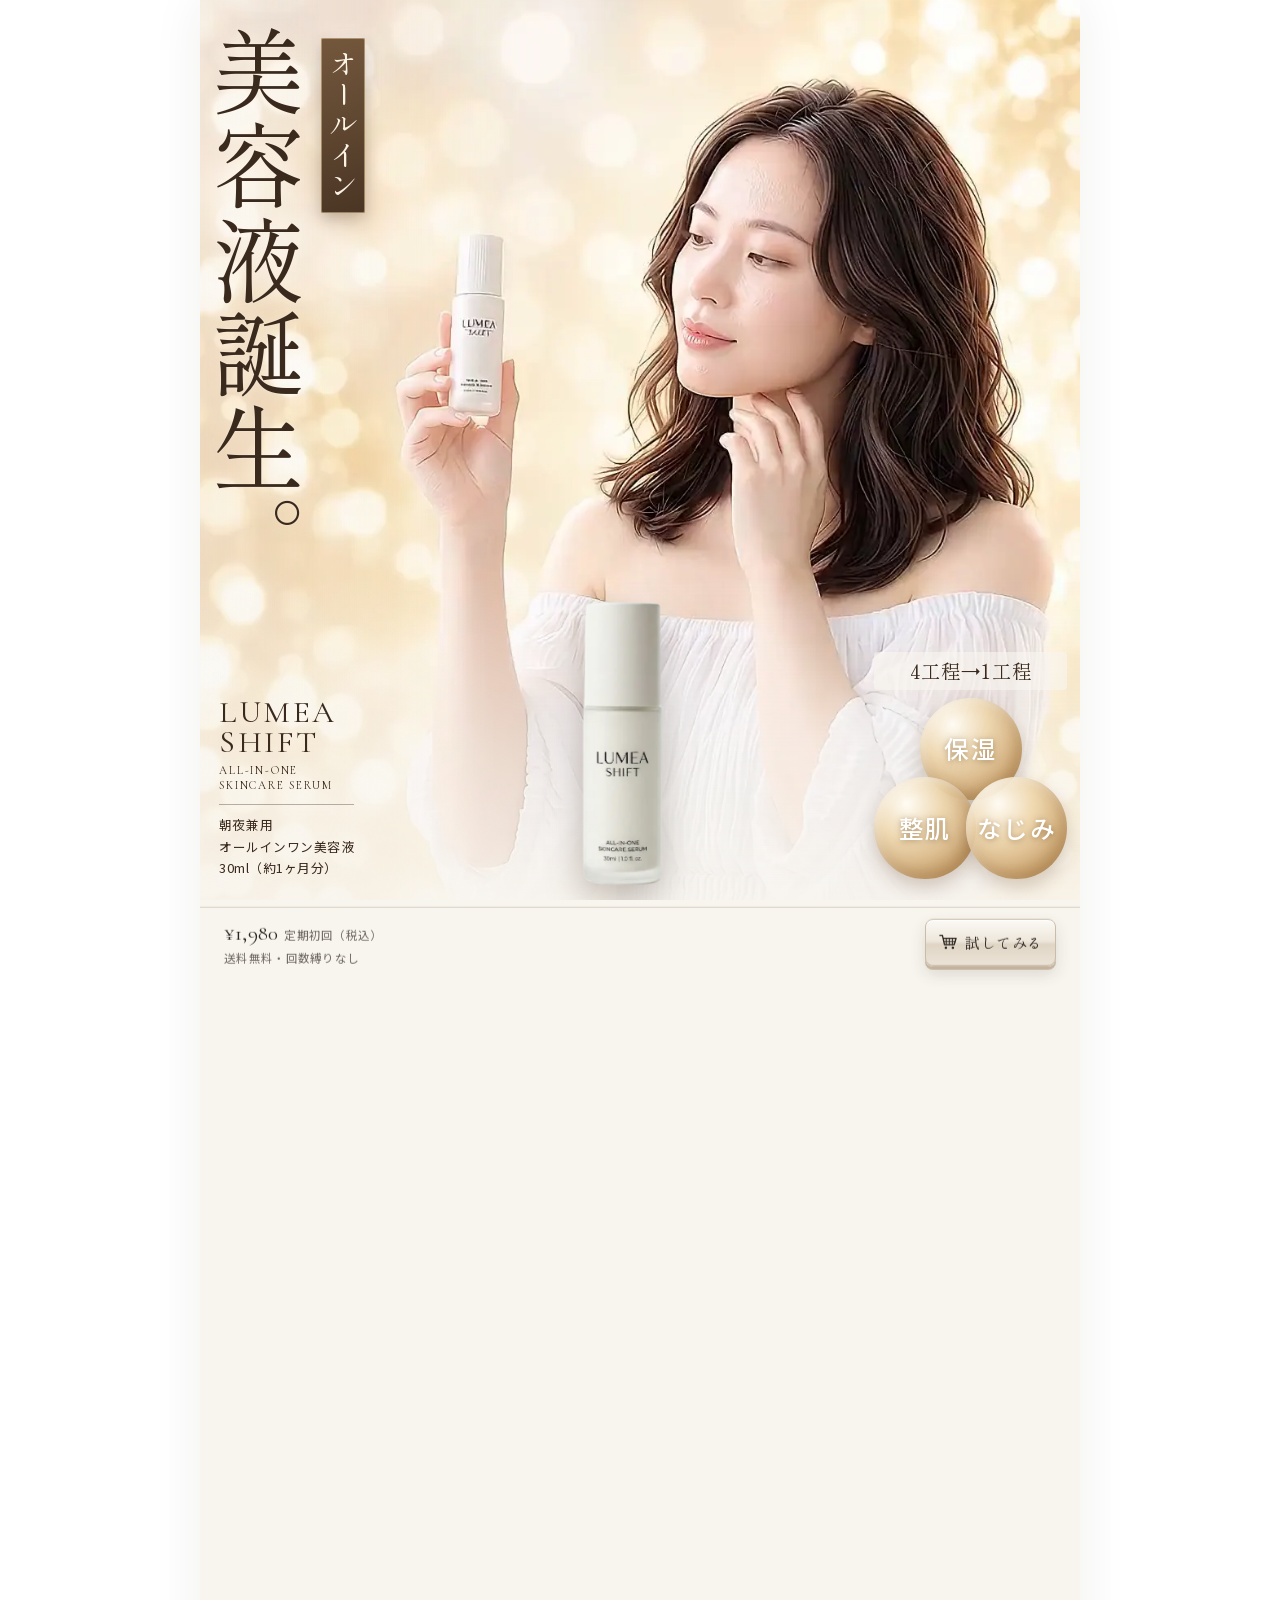
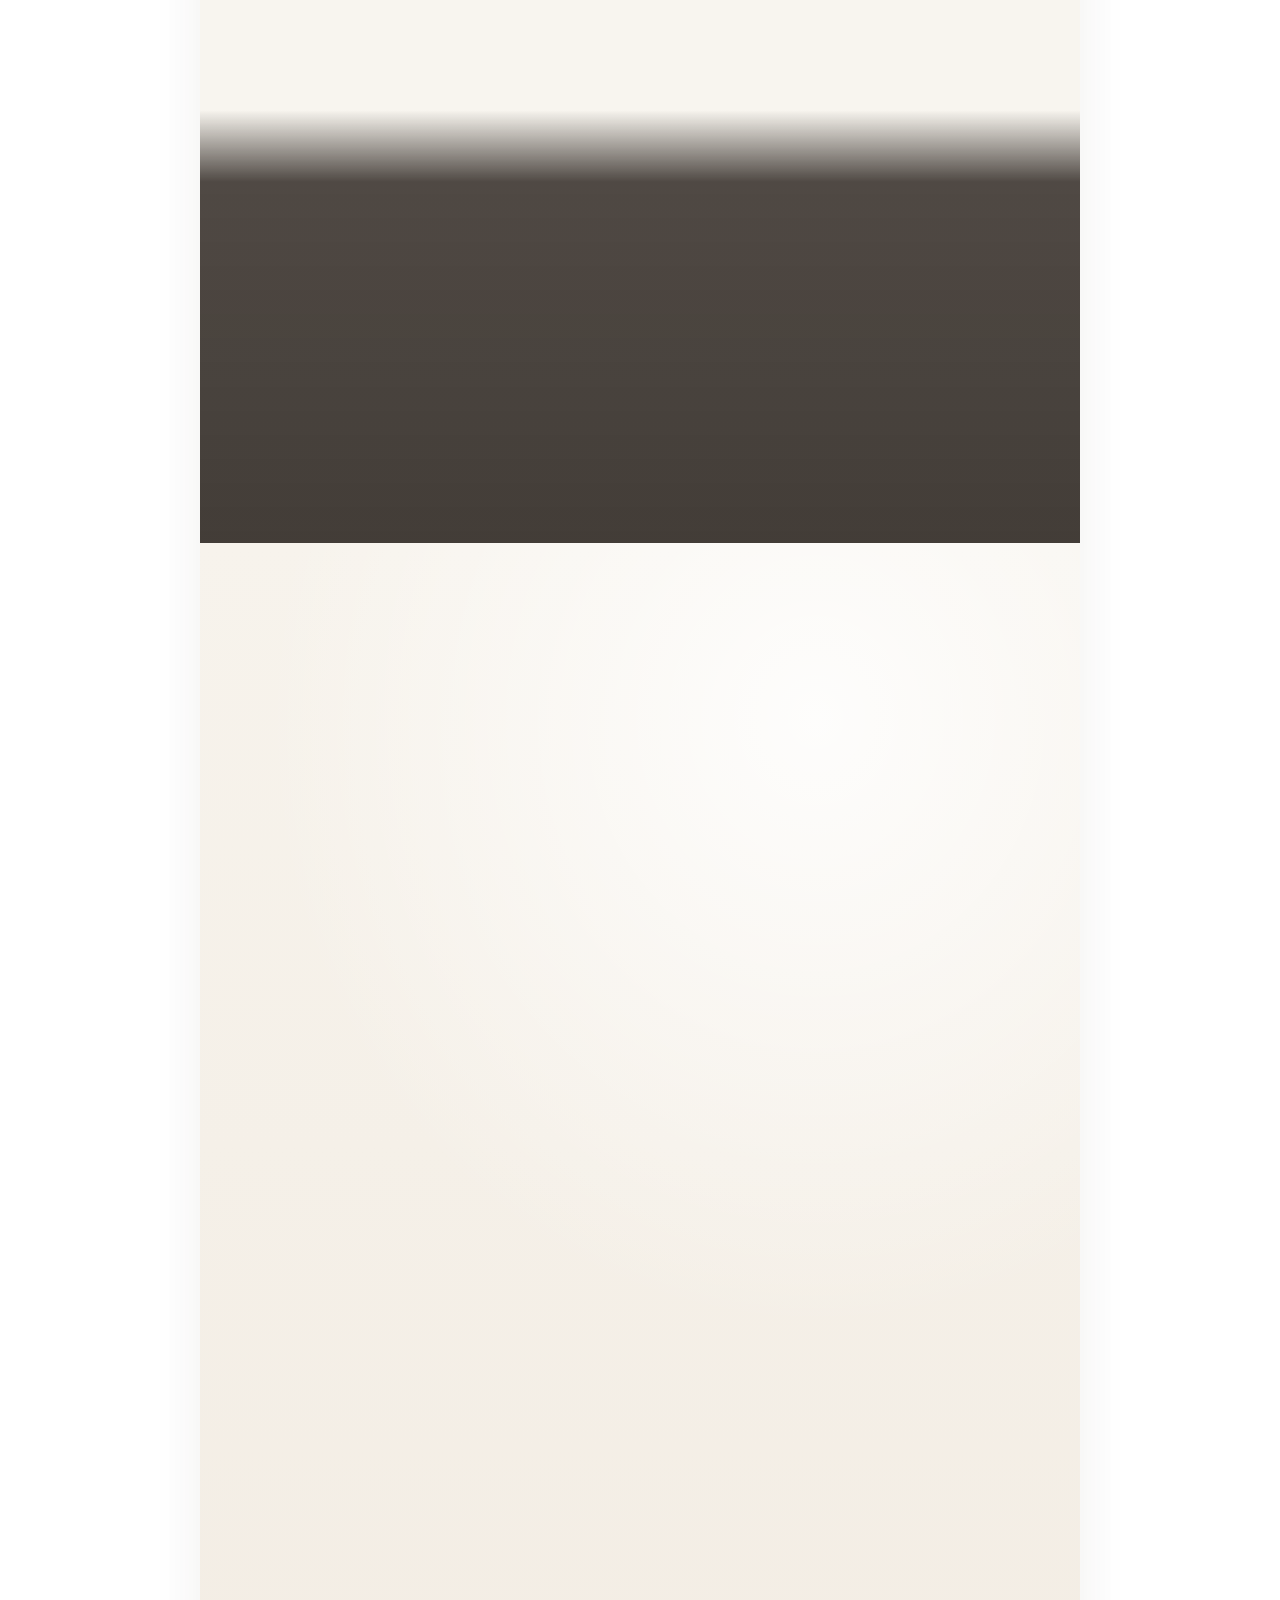
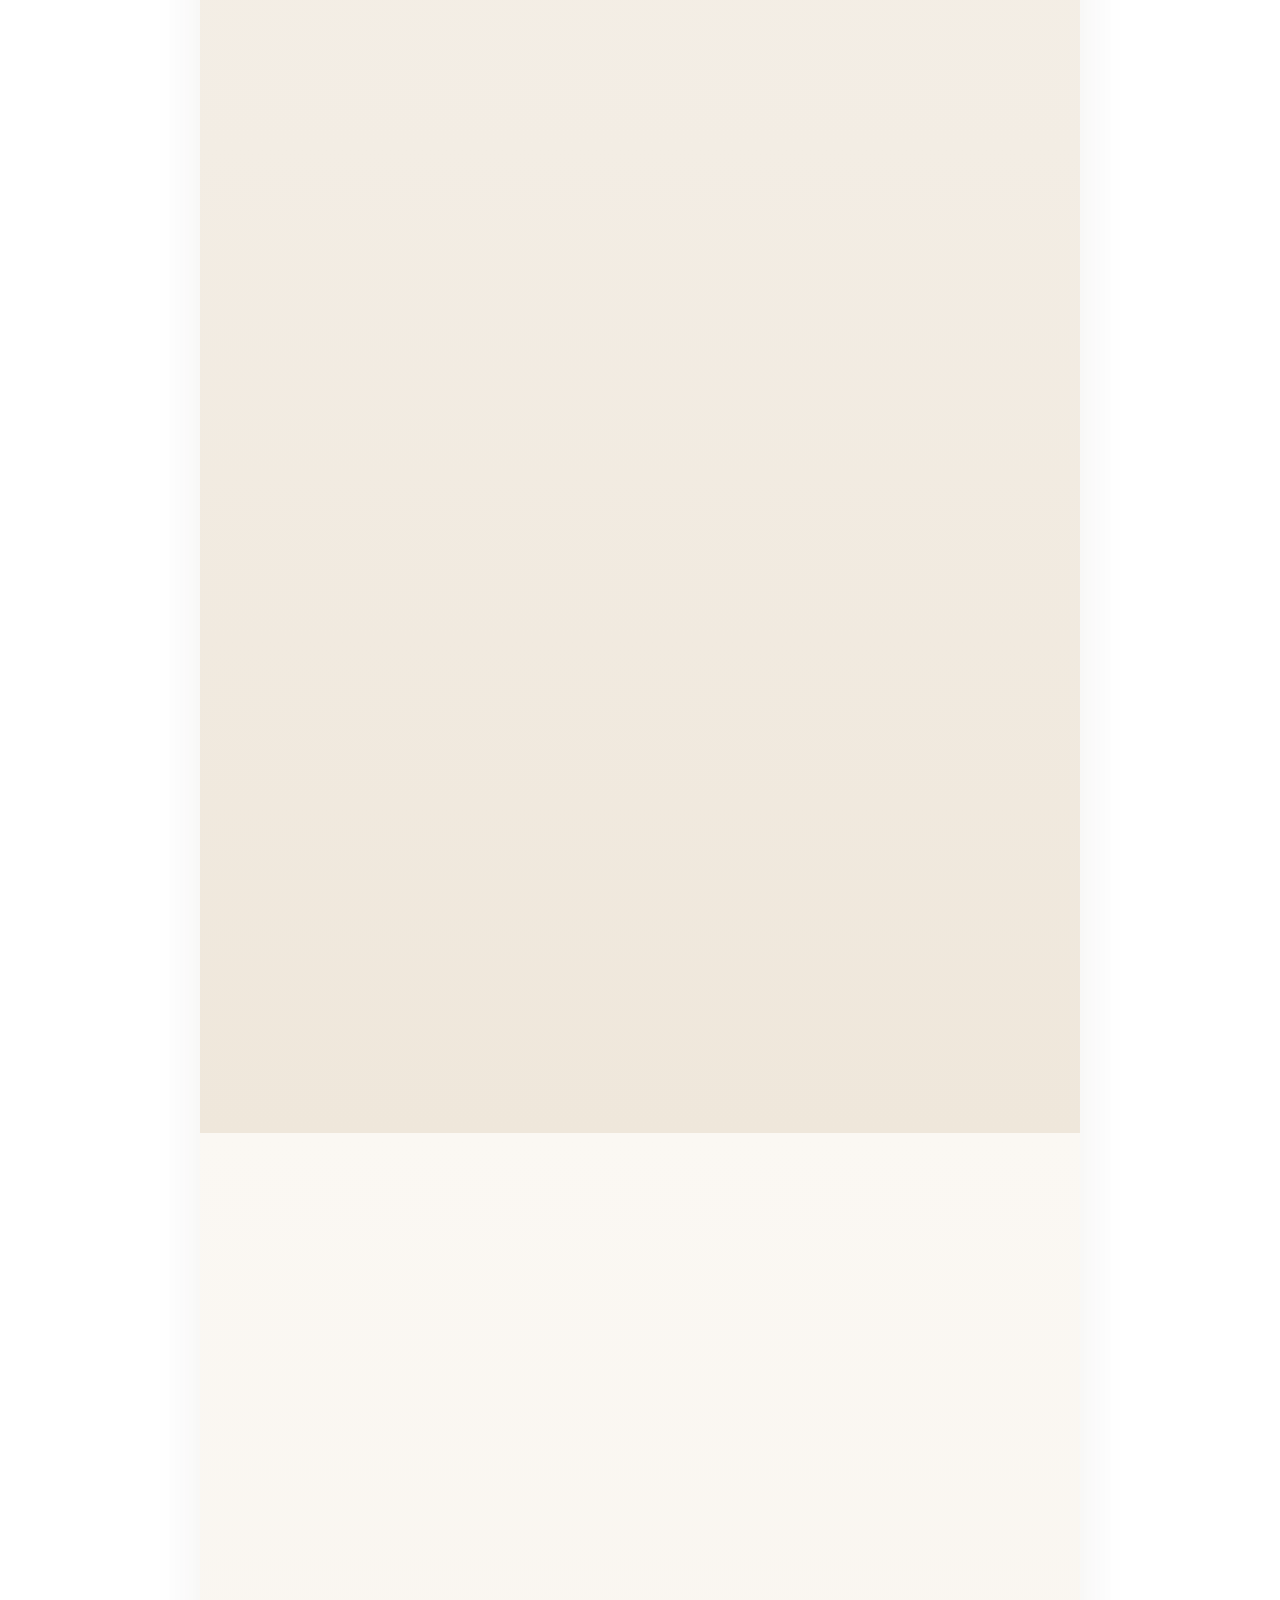
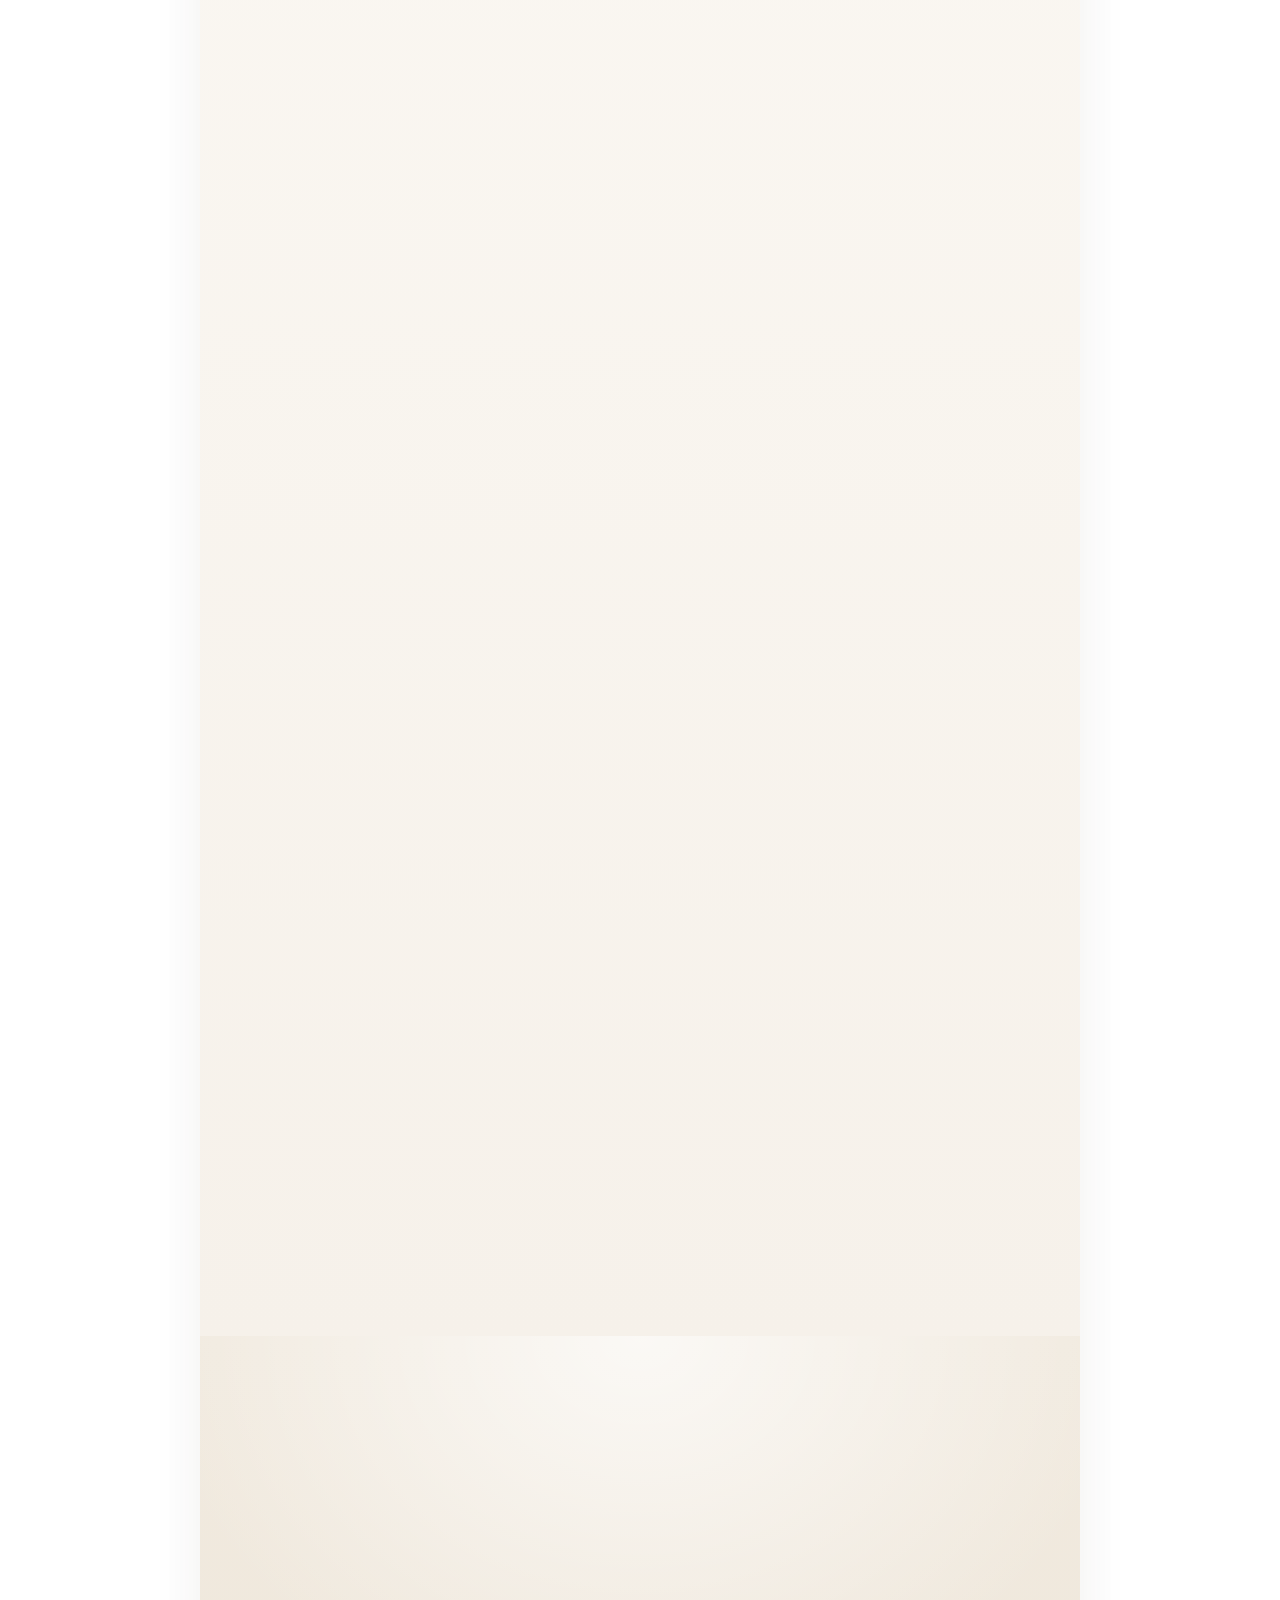
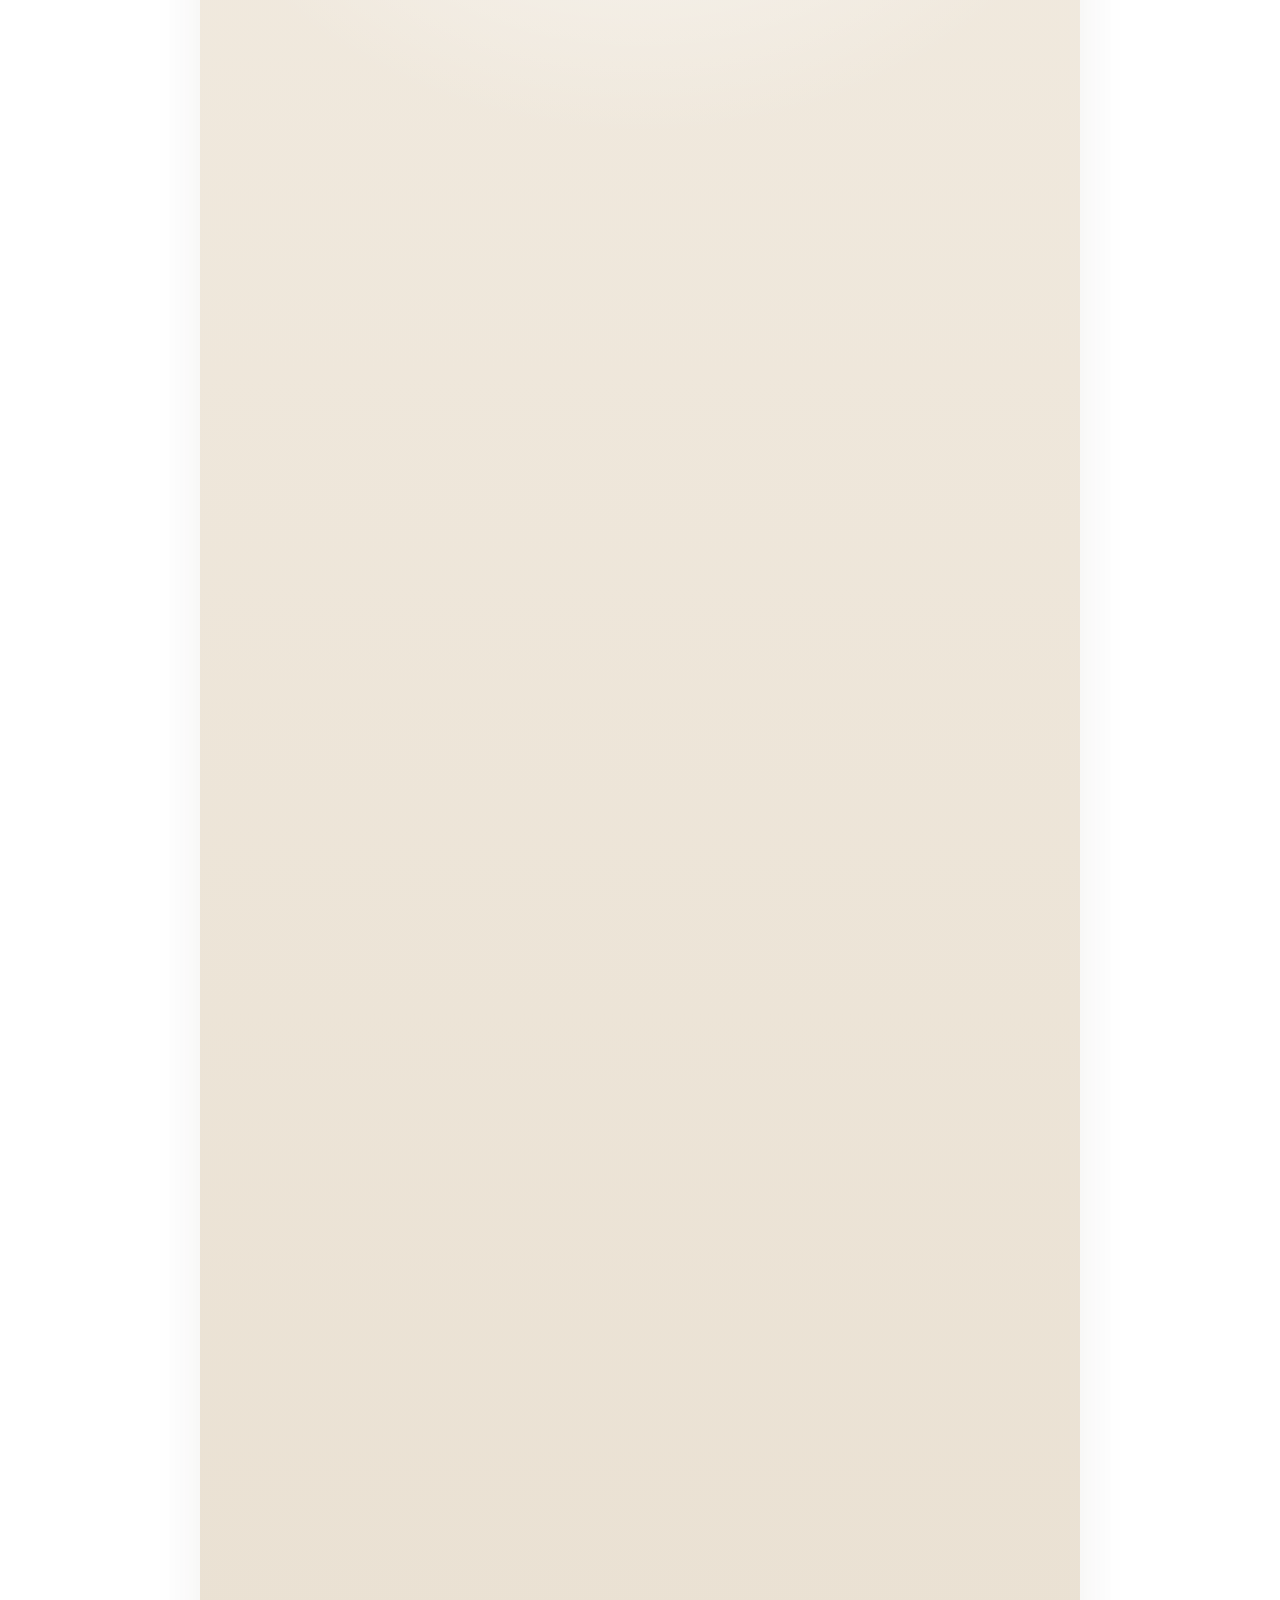
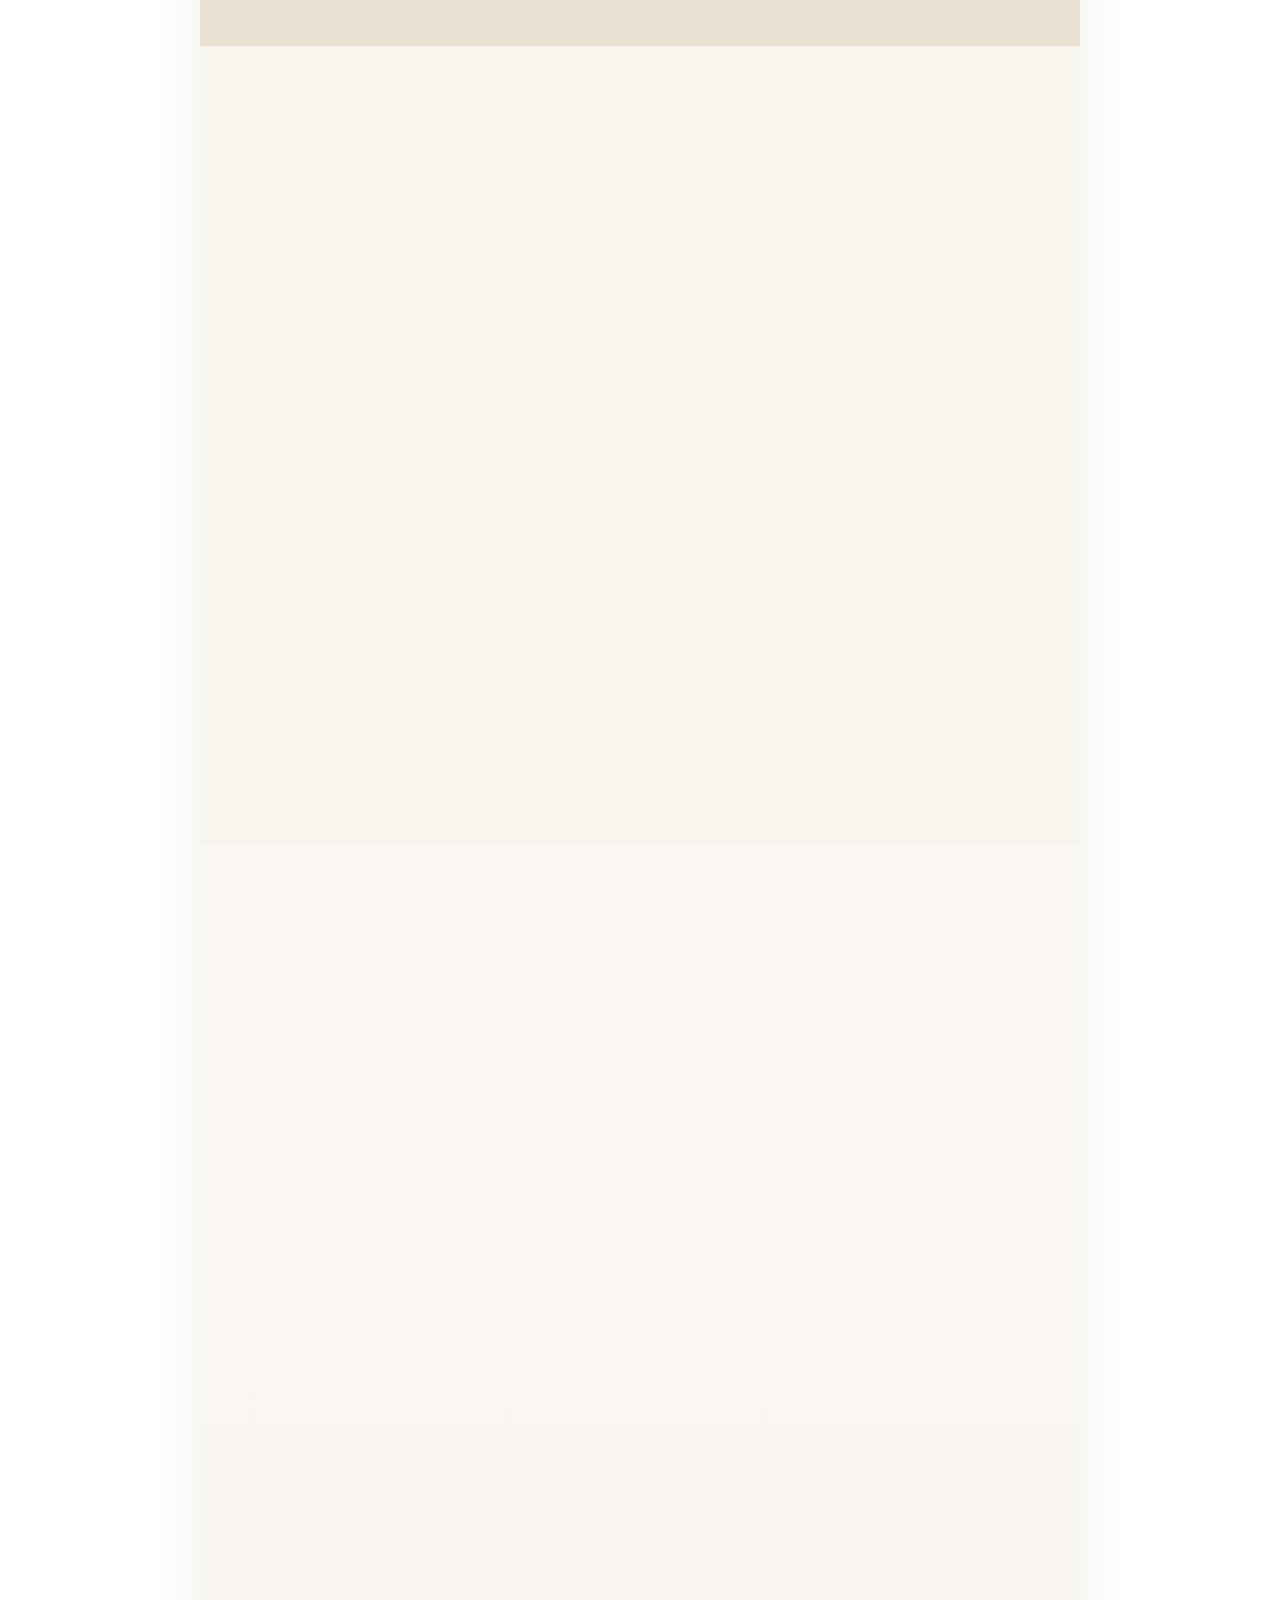
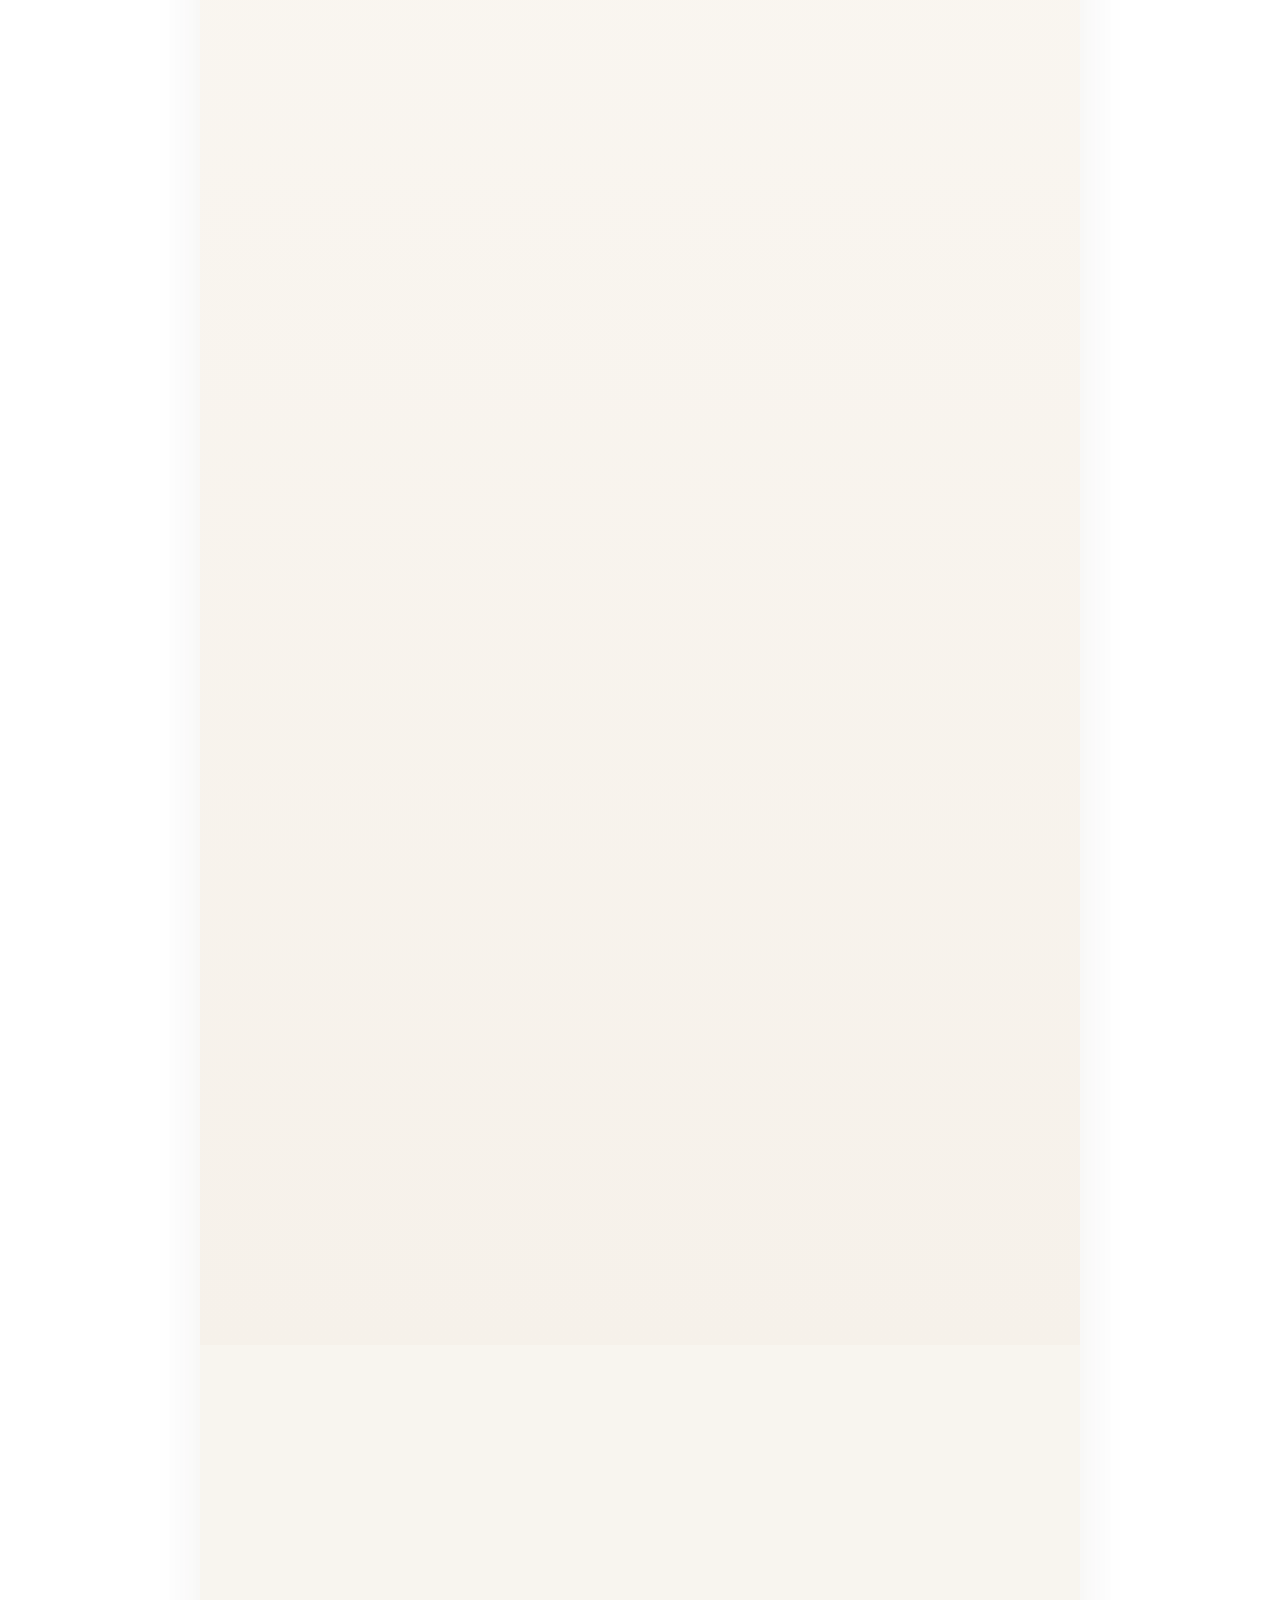
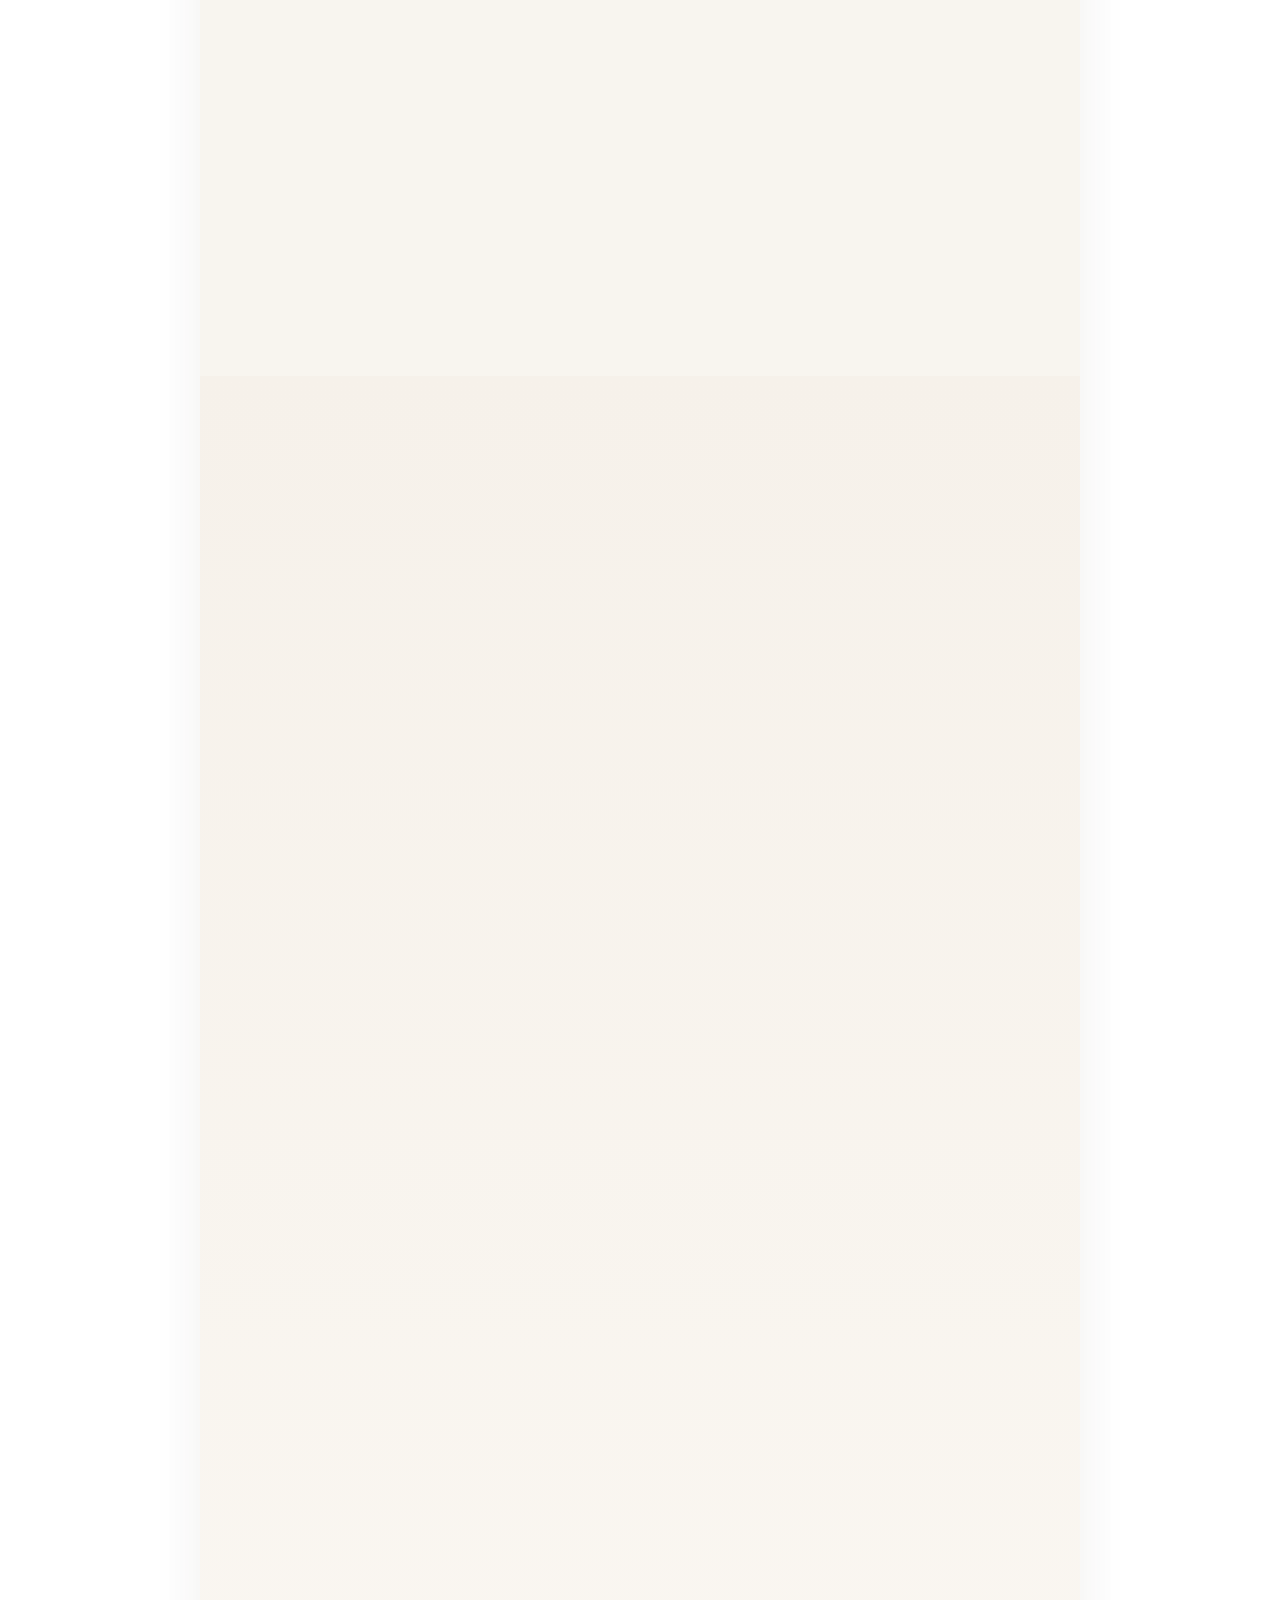
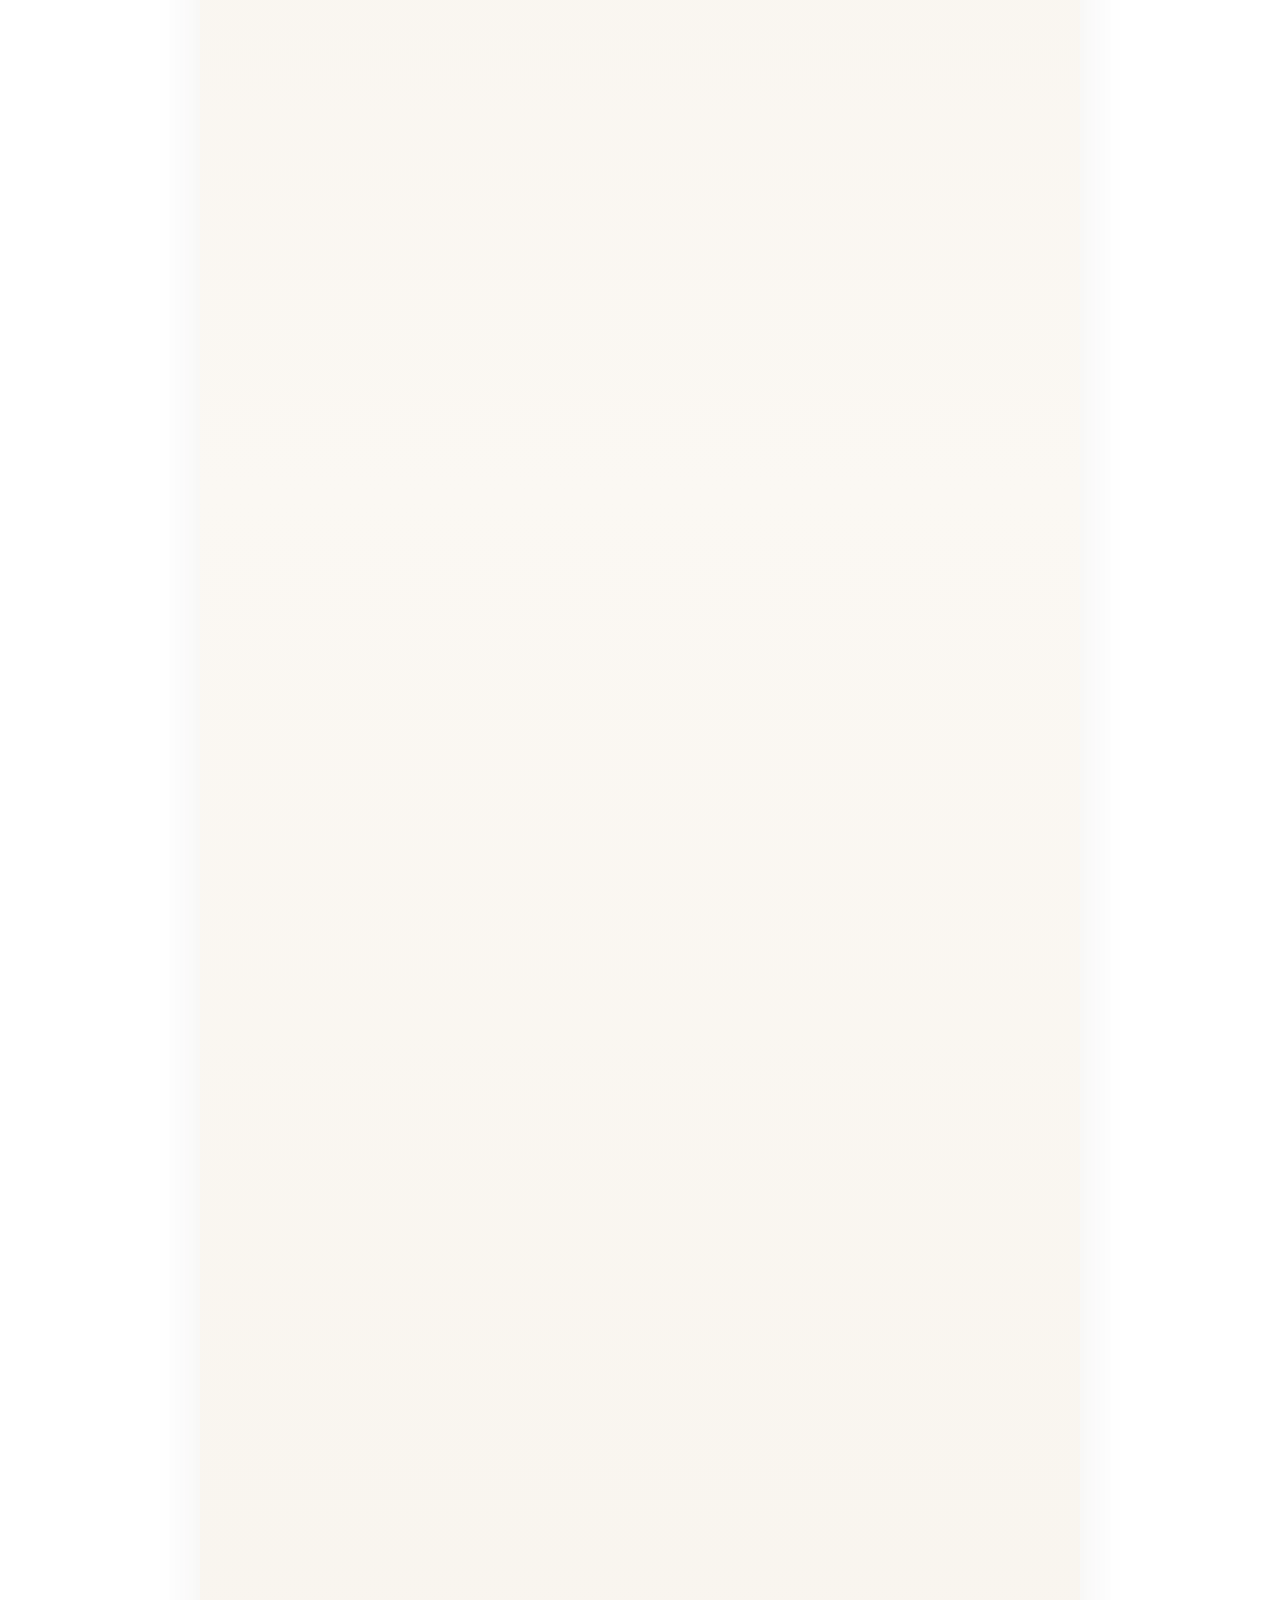
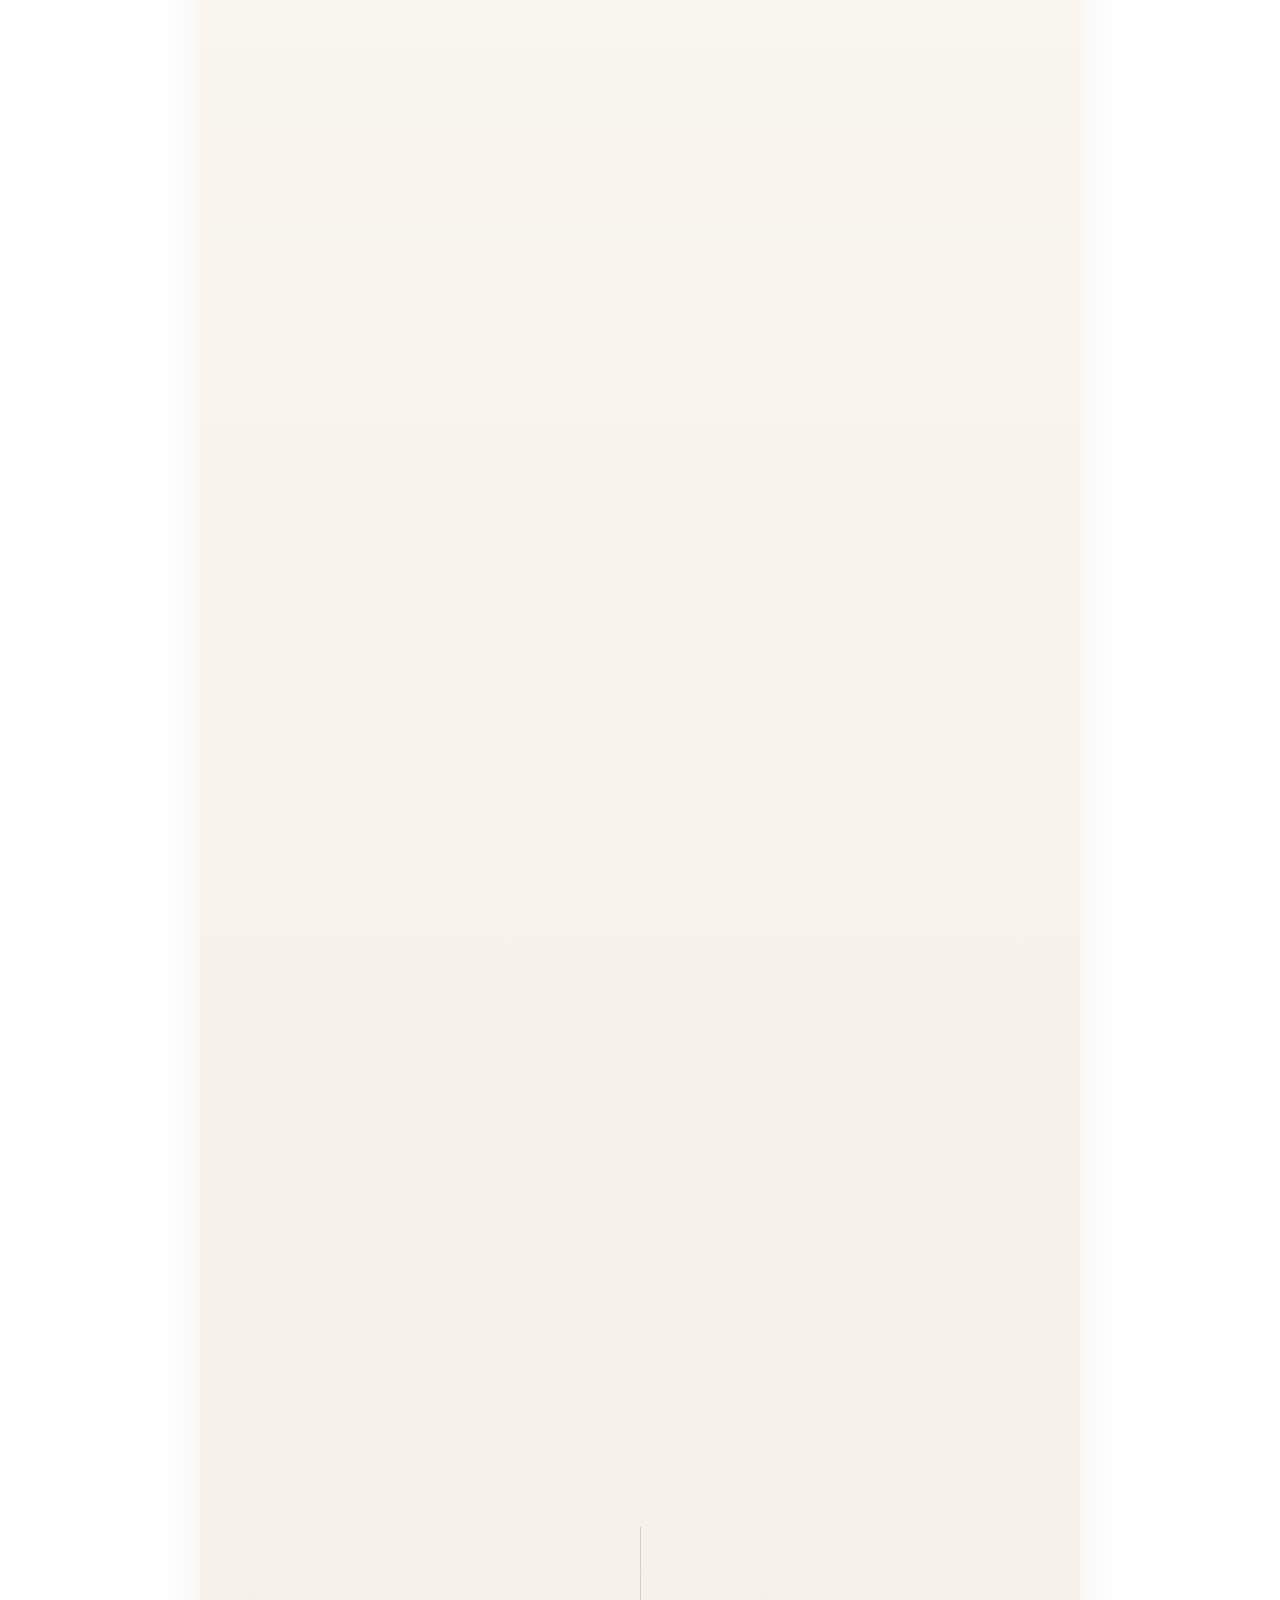
<file: index.html>
<!DOCTYPE html>
<html lang="ja" class="no-js">
<head>
  <meta charset="UTF-8">
  <meta name="viewport" content="width=device-width, initial-scale=1.0">
  <!-- CSP: 外部の読み込みは無い（書体も自前）。head のインライン1本は sha256 で許可。
       frame-ancestors は meta では効かないのでホスティング側のヘッダで設定する -->
  <meta http-equiv="Content-Security-Policy" content="default-src 'self'; script-src 'self' 'sha256-YwFCiSXzVxAQjKS8y95p3/JztCwmhmtCtgj2L9f5g0A='; style-src 'self'; img-src 'self' data:; media-src 'self'; font-src 'self'; connect-src 'self'; object-src 'none'; base-uri 'self'; form-action 'self'; upgrade-insecure-requests">
  <meta name="referrer" content="strict-origin-when-cross-origin">
  <title>LUMEA SHIFT｜朝夜兼用オールインワン美容液</title>
  <meta name="description" content="帰宅が遅い日に全部はできない。何もしないより、これ1本。LUMEA SHIFTは朝夜どちらでも使えるオールインワン美容液。定期初回¥1,980（税込）送料無料・回数縛りなし。">
  <link rel="canonical" href="https://sggomain1006-gif.github.io/lumea-shift-lp/">

  <!-- OGP -->
  <meta property="og:type" content="website">
  <meta property="og:url" content="https://sggomain1006-gif.github.io/lumea-shift-lp/">
  <meta property="og:title" content="LUMEA SHIFT｜朝夜兼用オールインワン美容液">
  <meta property="og:description" content="帰宅が遅い日に全部はできない。何もしないより、これ1本。定期初回¥1,980（税込）送料無料・回数縛りなし。">
  <meta property="og:image" content="https://sggomain1006-gif.github.io/lumea-shift-lp/images/ogp.jpg">
  <meta property="og:image:width" content="1200">
  <meta property="og:image:height" content="630">
  <meta property="og:image:alt" content="LUMEA SHIFT 朝夜兼用オールインワン美容液。美容液誕生。定期初回1,980円（税込）送料無料">
  <meta property="og:locale" content="ja_JP">
  <meta property="og:site_name" content="LUMEA SHIFT">
  <meta name="twitter:card" content="summary_large_image">
  <meta name="twitter:title" content="LUMEA SHIFT｜朝夜兼用オールインワン美容液">
  <meta name="twitter:description" content="帰宅が遅い日に全部はできない。何もしないより、これ1本。定期初回¥1,980（税込）送料無料。">
  <meta name="twitter:image" content="https://sggomain1006-gif.github.io/lumea-shift-lp/images/ogp.jpg">

  <link rel="icon" href="favicon.ico" sizes="any">
  <link rel="icon" href="favicon.svg" type="image/svg+xml">
  <link rel="apple-touch-icon" href="apple-touch-icon.png">

  <!-- 書体は fonts/ の自前サブセット（ページで使う文字だけ・Google Fonts の text= で取得した同一フォント）。
       Shippori Mincho 400 / Noto Sans JP 400,500 / Cormorant Garamond 400。@font-face は style.css の先頭 -->
  <link rel="preload" href="images/fv-sp-poster.webp?v=20261003b" as="image" fetchpriority="high">
  <link rel="preload" href="fonts/shippori-mincho-400.woff2" as="font" type="font/woff2" crossorigin>
  <link rel="preload" href="fonts/cormorant-garamond-400.woff2" as="font" type="font/woff2" crossorigin>
  <link rel="stylesheet" href="style.css?v=73">
  <!-- 最初の描画より前に要る2つだけをインラインに置く（js クラス／スクロール位置の自前復元の宣言）。
       内容を変えたら CSP の sha256 も更新すること -->
  <script>document.documentElement.classList.replace('no-js','js');if('scrollRestoration' in history)history.scrollRestoration='manual';</script>
</head>
<body>

  <!-- 追従CTA -->
  <div class="sticky" role="complementary" aria-label="購入導線" inert>
    <div class="sticky__inner">
      <p class="sticky__text"><strong>¥1,980</strong>定期初回（税込）<br>送料無料・回数縛りなし</p>
      <a href="#offer" class="btn btn--primary">試してみる</a>
    </div>
  </div>

  <main id="main">

    <!-- ============================================================
         01 | FV
         背景動画 1080×1920（images/fv-sp.mp4・元は fvb.mp4）
         ============================================================ -->
    <section class="fv" aria-label="LUMEA SHIFT オールインワン美容液">
      <!-- JS有効では画面に固定する舞台（スクロールで FV が引き、奥の映像が立ち上がる） -->
      <div class="fv__stage">
      <video class="fv__video" muted loop playsinline preload="none" poster="images/fv-sp-poster.webp?v=20261003b" data-fv-src="images/fv-sp.mp4?v=20261003b" aria-hidden="true" tabindex="-1"></video>
      <div class="fv__scrim" aria-hidden="true"></div>


      <!-- FV（fvr.png 参考） -->
      <div class="fvs">
        <h1 class="fvs__title">美容液誕生。</h1>

        <p class="fvs__badges">
          <span class="fvs__badge">オールイン</span>
        </p>

        <div class="fvs__brand">
          <p class="fvs__brand-name">LUMEA<br>SHIFT</p>
          <p class="fvs__brand-sub">All-in-one<br>skincare serum</p>
          <p class="fvs__brand-desc">朝夜兼用<br>オールインワン美容液<br>30ml（約1ヶ月分）</p>
        </div>

        <img class="fvs__bottle" src="images/fv-bottle.webp?v=20261003" alt="LUMEA SHIFT オールインワン美容液 30ml" width="193" height="673" decoding="async" fetchpriority="high">

        <div class="fvs__trio">
          <p class="fvs__trio-head">4工程→1工程</p>
          <ul class="fvs__circles">
            <li class="fvs__circle fvs__circle--a"><span class="fvs__circle-ja">保湿</span></li>
            <li class="fvs__circle fvs__circle--b"><span class="fvs__circle-ja">整肌</span></li>
            <li class="fvs__circle fvs__circle--c"><span class="fvs__circle-ja">なじみ</span></li>
          </ul>
        </div>
      </div>
      </div><!-- /.fv__stage -->
    </section>

    <!-- FV の奥に固定で敷く帰宅の映像（world-terakoya-2026 の .fv-film と同じ方式）。
         FV のスクロールで濃くなり、夜の章の本文がこの上を流れる -->
    <div class="night-film" aria-hidden="true">
      <video class="night-film__video" muted loop playsinline preload="none" tabindex="-1"></video>
    </div>

    <!-- ============================================================
         02 | 夜（共感）
         ============================================================ -->
    <section class="night" aria-label="ある平日の夜">
      <div class="night__inner">
        <!-- 吹き出し＋チェックリスト -->
        <div class="worry">
          <div class="worry__head js-reveal">
            <img class="worry__face" src="images/ona.webp" alt="" width="600" height="600" loading="lazy" decoding="async">
            <p class="worry__bubble">私の典型的な<br>帰宅後です、、、。</p>
          </div>
          <ul class="worry__list">
            <li class="worry__item js-reveal">帰宅。ソファに倒れ込む。</li>
            <li class="worry__item js-reveal">メイクを落とすだけで精一杯。</li>
            <li class="worry__item js-reveal">スキンケアをしようと<wbr>思いながら<wbr>寝落ち。</li>
          </ul>
        </div>
      </div>
    </section>

    <!-- ============================================================
         02.5 | 切り替えの提案（images/aa.png + bb.png 参考）
         ============================================================ -->
    <section class="switch" aria-labelledby="switch-title">
      <div class="switch__inner">
        <h2 class="switch__ask js-reveal">こんなお悩み、<br>ありませんか？</h2>
        <ul class="switch__checks">
          <li class="js-reveal"><em>化粧水・乳液・クリーム</em>と<br>工程が多くて続かない</li>
          <li class="js-reveal">疲れた夜は<em>スキンケアを飛ばしてしまう</em></li>
          <li class="js-reveal">朝は時間がなくて<em>保湿まで手が回らない</em></li>
          <li class="js-reveal"><em>重たいベタつき</em>が苦手</li>
          <li class="js-reveal"><em>何本も買いそろえる</em>のが負担</li>
        </ul>

        <div class="switch__arrow js-reveal" aria-hidden="true"><span class="switch__line"></span></div>
        <p class="switch__now js-reveal">今お使いのスキンケアを</p>
        <div class="switch__arrow switch__arrow--head js-reveal" aria-hidden="true">
          <span class="switch__line"></span>
          <svg viewBox="0 0 22 14"><path d="M1 1l10 12L21 1z" fill="none" stroke="currentColor" stroke-width="1.2" stroke-linejoin="round"/></svg>
        </div>

        <p class="switch__big js-reveal" id="switch-title">
          <span class="switch__grad">オールインワン</span>
          <span><span class="switch__grad">美容液</span><span class="switch__ni">に</span></span>
          <span class="switch__change">変えてみませんか？</span>
        </p>
      </div>

      <div class="switch__visual">
        <img class="switch__model" src="images/switch-model.webp?v=20261003" alt="頬に手を当てて微笑む女性" width="800" height="1111" loading="lazy" decoding="async">

        <p class="switch__vcopy js-reveal"><span>「これだけでいい。」を</span><span>毎日つづけられる美容液。</span></p>

        <div class="switch__drop js-reveal">
          <svg class="switch__drop-shape" viewBox="0 0 200 260" aria-hidden="true">
            <defs>
              <radialGradient id="dropFill" cx="42%" cy="62%" r="70%">
                <stop offset="0" stop-color="#fff" stop-opacity="0.96"/>
                <stop offset="0.65" stop-color="#FBF7F1" stop-opacity="0.78"/>
                <stop offset="1" stop-color="#EFE6D8" stop-opacity="0.55"/>
              </radialGradient>
            </defs>
            <path d="M100 4C100 4 196 118 196 166a96 92 0 0 1-192 0C4 118 100 4 100 4z" fill="url(#dropFill)" stroke="#fff" stroke-width="2"/>
          </svg>
          <img class="switch__bottle" src="images/fv-bottle.webp?v=20261003" alt="LUMEA SHIFT オールインワン美容液 30ml" width="193" height="673" loading="lazy" decoding="async">
          <ul class="switch__ings" aria-label="主な配合成分">
            <li class="switch__ing switch__ing--a">ヒアル<br>ロン酸<br>Na</li>
            <li class="switch__ing switch__ing--b">セラミド<br>NP</li>
            <li class="switch__ing switch__ing--c">ナイア<br>シン<br>アミド</li>
          </ul>
        </div>
      </div>

    </section>


    <!-- 03 | 原因（4つのこだわりと同じ意匠） -->
    <section class="sx sx--light why-sp" aria-labelledby="why-title">
      <!-- 冒頭の問いかけ。夜の章の吹き出しを左右反転（顔が右・しっぽも右） -->
      <div class="why-sp__talk">
        <div class="worry__head worry__head--rev js-reveal">
          <img class="worry__face" src="images/ona.webp" alt="" width="600" height="600" loading="lazy" decoding="async">
          <p class="worry__bubble">続かない理由を<br>考えたことは<br>ありますか？</p>
        </div>
      </div>
      <h2 class="sx-title js-reveal" id="why-title">問題は意志ではなく<br><span class="sx-grad">工程の多さ</span>です。</h2>
      <p class="sx-lead why-sp__lead js-reveal">化粧水、美容液、乳液、クリーム。<br>工程が多いほど、<wbr>疲れた夜には<wbr>手が止まります。<br>続けるために必要なのは<wbr>頑張ることではなく、<br>工程を減らすことです。</p>

      <div class="why-sp__before js-reveal">
        <img class="why-sp__photo" src="images/pt-steps4.webp?v=20261003" alt="洗面台に並んだ4本のスキンケア容器" width="1200" height="750" loading="lazy" decoding="async">
        <p class="why-sp__cap">いつもの夜</p>
        <ol class="why-sp__steps">
          <li>化粧水</li><li>美容液</li><li>乳液</li><li>クリーム</li>
        </ol>
        <p class="why-sp__count"><span class="why-sp__n">4</span>工程<span class="why-sp__time">目安 約5分</span></p>
      </div>

      <div class="why-sp__arrow js-reveal" aria-hidden="true">
        <span></span>
        <svg viewBox="0 0 22 14"><path d="M1 1l10 12L21 1z" fill="none" stroke="currentColor" stroke-width="1.2" stroke-linejoin="round"/></svg>
      </div>

      <div class="why-sp__after js-reveal">
        <div class="why-sp__orb"><img src="images/fv-bottle.webp?v=20261003" alt="LUMEA SHIFT" width="193" height="673" loading="lazy" decoding="async"></div>
        <p class="why-sp__cap why-sp__cap--brand">LUMEA SHIFT</p>
        <p class="why-sp__count why-sp__count--one"><span class="why-sp__n">1</span>工程<span class="why-sp__time">目安 約10秒</span></p>
      </div>
    </section>


    <!-- 04 | だから -->
    <section class="sx sx--deep one-sp" aria-labelledby="one-sp-title">
      <h2 class="sx-title js-reveal" id="one-sp-title">何もしないより、<br><span class="sx-grad sx-grad--big">これ1本。</span></h2>

      <div class="one-sp__arch js-reveal">
        <video muted loop playsinline preload="none" data-poster="images/tex-poster.webp" data-src="images/tex-960.mp4" aria-hidden="true" tabindex="-1"></video>
        <span class="pt-bubble one-sp__bubble--a" aria-hidden="true"></span>
        <span class="pt-bubble one-sp__bubble--b" aria-hidden="true"></span>
      </div>

      <p class="sx-lead js-reveal">完璧じゃなくていい。整えるだけでいい。<br>化粧水・美容液・保湿クリームの役割を<br class="br-sp">1本で担う、朝夜兼用の美容液。<br>やれなかった日のためにあります。</p>

      <ul class="one-sp__facts js-reveal">
        <li>朝夜どちらも</li><li>男女兼用</li><li>ベタつきにくい</li><li>約1ヶ月分</li>
      </ul>

      <ol class="one-sp__merits">
        <li class="one-sp__merit js-reveal">
          <span class="one-sp__orb">続く</span>
          <div><span class="one-sp__no" aria-hidden="true">01</span><p>工程が1つだから習慣になる。「やれなかった」が「これだけはやった」に変わる。</p></div>
        </li>
        <li class="one-sp__merit js-reveal">
          <span class="one-sp__orb">ラク</span>
          <div><span class="one-sp__no" aria-hidden="true">02</span><p>重くない。ベタつきにくい。疲れた夜も、出かける前の朝も負担にならない。</p></div>
        </li>
        <li class="one-sp__merit js-reveal">
          <span class="one-sp__orb">整う</span>
          <div><span class="one-sp__no" aria-hidden="true">03</span><p>劇的に変わるより「ちゃんとしてる感」。仕事前の、静かな自信に。</p></div>
        </li>
      </ol>
    </section>

    <!-- ============================================================
         04.5 | 購入（images/cta.png 参考）
         ============================================================ -->
    <section class="buy" aria-labelledby="buy-title">
      <div class="buy__card js-reveal">
        <p class="buy__kind"><span class="buy__pill">1本</span><span>オールインワン美容液</span></p>
        <h2 class="buy__name" id="buy-title">LUMEA SHIFT</h2>
        <p class="buy__vol">30ml（約1ヶ月分）／朝夜兼用</p>

        <div class="buy__product">
          <img src="images/fv-bottle.webp?v=20261003" alt="LUMEA SHIFT オールインワン美容液 30ml" width="193" height="673" loading="lazy" decoding="async">
        </div>

        <div class="buy__price">
          <span class="buy__tag">送料<br>無料</span>
          <p class="buy__amount">
            <span class="buy__label">定期初回</span>
            <span class="buy__num">1,980</span><span class="buy__yen">円</span><span class="buy__tax">（税込）</span>
          </p>
        </div>
        <p class="buy__note">2回目以降 3,480円（税込）送料無料／<wbr>回数縛りなし</p>

        <a href="#offer" class="buy__btn">
          <svg class="buy__cart" viewBox="0 0 32 28" aria-hidden="true" focusable="false"><path d="M1.5 2.5h4.2l3.6 15.6h16.2l3.3-10.6H8" fill="none" stroke="currentColor" stroke-width="2.2" stroke-linecap="round" stroke-linejoin="round"/><path d="M12.2 7.5v10.6M17.4 7.5v10.6M22.6 7.5v10.6M8.6 12.8h19" fill="none" stroke="currentColor" stroke-width="1.6" stroke-linecap="round"/><circle cx="11.6" cy="23.4" r="2.1" fill="currentColor"/><circle cx="23.4" cy="23.4" r="2.1" fill="currentColor"/></svg>
          <span>ご購入はこちらから</span>
        </a>
      </div>
    </section>


    <!-- 05 | 使う日 -->
    <section class="sx sx--light days-sp" aria-labelledby="days-sp-title">
      <h2 class="sx-title js-reveal" id="days-sp-title">こんな日に、<br><span class="sx-grad">使ってほしい。</span></h2>
      <div class="days-sp__list">
        <article class="days-sp__card js-reveal">
          <div class="days-sp__media"><video data-src="images/day-morning.mp4" data-poster="images/day-morning-poster.webp" width="1280" height="720" muted loop playsinline preload="none" aria-label="朝の洗面台で美容液を手のひらに出す様子"></video></div>
          <div class="days-sp__body">
            <span class="days-sp__en" aria-hidden="true">Morning</span>
            <p class="days-sp__time">AM 7:30</p>
            <h3 class="days-sp__cap">時間がない朝。</h3>
            <p class="days-sp__sub">洗顔のあと、これ1本で出かける。</p>
          </div>
        </article>
        <article class="days-sp__card js-reveal">
          <div class="days-sp__media"><video data-src="images/day-night.mp4" data-poster="images/day-night-poster.webp" width="1280" height="720" muted loop playsinline preload="none" aria-label="帰宅後、洗面台の鏡の前で美容液をなじませる様子"></video></div>
          <div class="days-sp__body">
            <span class="days-sp__en" aria-hidden="true">Night</span>
            <p class="days-sp__time">PM 10:40</p>
            <h3 class="days-sp__cap">帰宅してすぐ。</h3>
            <p class="days-sp__sub">疲れていても、1本だけなら。</p>
          </div>
        </article>
        <article class="days-sp__card js-reveal">
          <div class="days-sp__media"><video data-src="images/day-tired.mp4" data-poster="images/day-tired-poster.webp" width="1280" height="720" muted loop playsinline preload="none" aria-label="ソファに座ったまま美容液をなじませる様子"></video></div>
          <div class="days-sp__body">
            <span class="days-sp__en" aria-hidden="true">Tired days</span>
            <p class="days-sp__time">ANY TIME</p>
            <h3 class="days-sp__cap">何もしたくない日。</h3>
            <p class="days-sp__sub">最低限、これだけでいい。</p>
          </div>
        </article>
      </div>
    </section>

    <!-- ============================================================
         05.5 | バナー（images/ss.png 参考）
         ============================================================ -->
    <section class="promo" aria-label="LUMEA SHIFT 定期初回のご案内">
      <a class="promo__card js-reveal" href="#offer">
        <p class="promo__ribbon">忙しい毎日のためのオールインワン</p>
        <p class="promo__head">
          <span class="promo__pre">化粧水も<br>乳液も</span>
          <span class="promo__big">これ1本へ</span>
        </p>
        <img class="promo__model" src="images/promo-model.webp?v=20261003" alt="" width="640" height="711" loading="lazy" decoding="async">
        <img class="promo__bottle" src="images/fv-bottle.webp?v=20261003" alt="" width="193" height="673" loading="lazy" decoding="async">
        <div class="promo__body">
          <p class="promo__name"><span class="promo__brand">LUMEA SHIFT</span><span class="promo__spec">【オールインワン美容液/30ml】</span></p>
          <p class="promo__price">
            <span class="promo__label">定期<br>初回</span>
            <span class="promo__num">1,980</span><span class="promo__yen">円</span><span class="promo__tax">（税込）</span>
            <span class="promo__free">送料無料</span>
          </p>
          <p class="promo__note">※2回目以降3,480円（税込）・回数縛りなし</p>
        </div>
      </a>
    </section>

    <!-- ============================================================
         05.8 | 4つのポイント（images/a1〜a9.png 参考）
         ============================================================ -->
    <section class="points" aria-labelledby="points-title">
      <!-- 見出しと POINT 01 をひとつの枠にまとめ、背景画像を見出しの裏まで伸ばす -->
      <div class="points__lead">
        <img class="pt-one__bg" src="images/pt-bg.webp?v=20261003" alt="" width="900" height="1200" loading="lazy" decoding="async">
      <div class="points__head">
        <h2 class="points__title js-reveal" id="points-title">4つのこだわり</h2>
      </div>

      <!-- POINT 01 -->
      <div class="pt pt--one">
        <div class="pt-one__inner">
          <p class="pt-badge js-reveal"><span>POINT</span><span class="pt-badge__num">01</span></p>
          <p class="pt__sub pt-one__sub js-reveal">化粧水・美容液・保湿クリームの</p>
          <h3 class="pt__title pt-one__title js-reveal">3役を、1本に。</h3>
          <ul class="pt-one__roles js-reveal">
            <li class="pt-one__role"><span class="pt-one__role-name">化粧水</span><span class="pt-one__tag">整える</span></li>
            <li class="pt-one__role"><span class="pt-one__role-name">美容液</span><span class="pt-one__tag">届ける</span></li>
            <li class="pt-one__role"><span class="pt-one__role-name">クリーム</span><span class="pt-one__tag">守る</span></li>
          </ul>
          <p class="pt-one__note js-reveal">工程を減らしても、<br>ケアは減らさない。</p>
        </div>
      </div>

      </div><!-- /.points__lead -->

      <!-- POINT 02 -->
      <div class="pt pt--two">
        <p class="pt-badge js-reveal"><span>POINT</span><span class="pt-badge__num">02</span></p>
        <p class="pt__sub js-reveal">肌をすこやかに保つ</p>
        <h3 class="pt__title js-reveal"><span class="pt__num">3</span>種の整肌成分</h3>
        <div class="pt-cards">
          <article class="pt-card js-reveal">
            <img class="pt-card__img" src="images/pt-niacinamide.webp?v=20261003" alt="ガラスの小皿に入った白い結晶の粉末" width="1200" height="750" loading="lazy" decoding="async">
            <div class="pt-card__body">
              <span class="pt-card__no" aria-hidden="true">01</span>
              <h4 class="pt-card__name">ナイアシンアミド</h4>
              <p class="pt-card__text">ビタミンB3の一種。肌を整え、キメのそろったなめらかな印象へ導く整肌成分です。</p>
            </div>
          </article>
          <article class="pt-card js-reveal">
            <img class="pt-card__img" src="images/pt-comfrey.webp?v=20261003" alt="淡い紫の花をつけたコンフリーの葉" width="1200" height="750" loading="lazy" decoding="async">
            <div class="pt-card__body">
              <span class="pt-card__no" aria-hidden="true">02</span>
              <h4 class="pt-card__name">アラントイン</h4>
              <p class="pt-card__text">コンフリーなどの植物にも含まれる成分。肌をやわらげ、すこやかな状態に保ちます。</p>
            </div>
          </article>
          <article class="pt-card js-reveal">
            <img class="pt-card__img" src="images/pt-chamomile.webp?v=20261003" alt="白いカモミールの花畑" width="1200" height="750" loading="lazy" decoding="async">
            <div class="pt-card__body">
              <span class="pt-card__no" aria-hidden="true">03</span>
              <h4 class="pt-card__name">カミツレ花エキス</h4>
              <p class="pt-card__text">カモミールの花から得たエキス。肌状態を整え、疲れた日の肌をやさしくいたわります。</p>
            </div>
          </article>
        </div>
      </div>

      <!-- POINT 03 -->
      <div class="pt pt--three">
        <p class="pt-badge js-reveal"><span>POINT</span><span class="pt-badge__num">03</span></p>
        <p class="pt__sub js-reveal">与える＋守る</p>
        <p class="pt-three__boxed js-reveal">2タイプの</p>
        <h3 class="pt__title js-reveal">保湿成分を配合</h3>
        <p class="pt__lead js-reveal">うるおいを与える成分と、逃がさない成分。<br>役割の違う2つを組み合わせています。</p>
        <div class="pt-three__bracket js-reveal">
          <div class="pt-three__type">
            <p class="pt-three__en">Moisturize</p>
            <p class="pt-three__kana">モイスチャライズ</p>
            <p class="pt-three__role">角質層に<br>うるおいを与える</p>
          </div>
          <div class="pt-three__type">
            <p class="pt-three__en">Protect</p>
            <p class="pt-three__kana">プロテクト</p>
            <p class="pt-three__role">うるおいを<br>逃がさない</p>
          </div>
        </div>
        <div class="pt-three__visual js-reveal">
          <img src="images/pt-moist.webp?v=20261003" alt="目を閉じて両手で頬を包む女性" width="800" height="963" loading="lazy" decoding="async">
          <span class="pt-bubble pt-bubble--a" aria-hidden="true"></span>
          <span class="pt-bubble pt-bubble--b" aria-hidden="true"></span>
          <span class="pt-bubble pt-bubble--c" aria-hidden="true"></span>
        </div>
        <ul class="pt-grid">
          <li class="pt-grid__item js-reveal"><img src="images/pt-hyaluronic.webp?v=20261003" alt="" width="480" height="480" loading="lazy" decoding="async"><p class="pt-grid__name">ヒアルロン酸Na</p><p class="pt-grid__desc">うるおいを与える</p></li>
          <li class="pt-grid__item js-reveal"><img src="images/pt-ceramide.webp?v=20261003" alt="" width="480" height="480" loading="lazy" decoding="async"><p class="pt-grid__name">セラミドNP</p><p class="pt-grid__desc">うるおいを守る</p></li>
          <li class="pt-grid__item js-reveal"><img src="images/pt-glycerin.webp?v=20261003" alt="" width="480" height="480" loading="lazy" decoding="async"><p class="pt-grid__name">グリセリン</p><p class="pt-grid__desc">水分を保つ</p></li>
          <li class="pt-grid__item js-reveal"><img src="images/pt-collagen.webp?v=20261003" alt="" width="480" height="480" loading="lazy" decoding="async"><p class="pt-grid__name">加水分解コラーゲン</p><p class="pt-grid__desc">肌になじむ</p></li>
        </ul>
      </div>

      <!-- POINT 04 -->
      <div class="pt pt--four">
        <div class="pt-four__top">
          <div>
            <p class="pt-badge js-reveal"><span>POINT</span><span class="pt-badge__num">04</span></p>
            <h3 class="pt-four__title js-reveal">軽やかな<br>テクスチャー。</h3>
            <p class="pt-four__sub js-reveal">なのに、ベタつきにくい。</p>
          </div>
          <img class="pt-four__img js-reveal" src="images/pt-hand.webp?v=20261003" alt="手のひらにとった透明な美容液" width="900" height="900" loading="lazy" decoding="async">
        </div>
        <p class="pt-four__text js-reveal">軽めのテクスチャで肌にすっとなじむ設計。<br>スクワランとBGが使用感をなめらかに整えるので、朝のメイク前にも使いやすい仕上がりです。</p>
      </div>

      <p class="points__all"><span>全成分</span>水、グリセリン、BG、ヒアルロン酸Na、加水分解コラーゲン、セラミドNP、ナイアシンアミド、アラントイン、カミツレ花エキス、PCA-Na、スクワラン、フェノキシエタノール</p>
    </section>

    <!-- 05.9 | 処方の考え方（images/cc.png 参考）。
         参考の「医薬部外品」の文言は、この製品（全成分表示の化粧品）では事実と異なるので使わず、
         LP内の事実（全成分12種・保湿と整肌・朝夜兼用）で置き換えている -->
    <section class="sx sx--light lab-sp" aria-labelledby="lab-sp-title">
      <div class="lab-sp__visual">
        <img class="lab-sp__photo" src="images/pt-lab.webp?v=20261003" alt="研究室で美容液のサンプルを確かめる研究者" width="1280" height="720" loading="lazy" decoding="async">
        <img class="lab-sp__bottle js-reveal" src="images/fv-bottle.webp?v=20261003" alt="LUMEA SHIFT オールインワン美容液 30ml" width="193" height="673" loading="lazy" decoding="async">
      </div>
      <div class="lab-sp__body">
        <p class="lab-sp__pre js-reveal"><span class="lab-sp__brand">LUMEA SHIFT</span>は</p>
        <h2 class="lab-sp__title js-reveal" id="lab-sp-title">必要なものだけを<br>選んだ処方です。</h2>
        <p class="lab-sp__text js-reveal">全成分は12種類。うるおいを与える成分、守る成分、肌を整える成分を中心に、毎日続けやすい使用感を考えて組み立てました。忙しい日のベースケアとして、朝夜どちらでもお使いいただけます。</p>
      </div>
    </section>



    <!-- 07 | 声。
         架空の声に作った顔写真を付けると実在の人に見えるので、写真は使わず年齢の丸にしている -->
    <section class="sx sx--deep voices-sp" aria-labelledby="voices-sp-title">
      <h2 class="sx-title js-reveal" id="voices-sp-title">みなさまからの<br><span class="sx-grad">お言葉。</span></h2>
      <ul class="voices-sp__list">
        <li class="voices-sp__card js-reveal">
          <p class="voices-sp__text">スキンケアって「やらなきゃ」と思うほど続かなくて。これは<em>「1本でいい」と割り切れる</em>から、むしろ続いてます。</p>
          <p class="voices-sp__who"><span class="voices-sp__age"><b>28</b>歳</span>女性／会社員</p>
        </li>
        <li class="voices-sp__card js-reveal">
          <p class="voices-sp__text">帰宅が遅い日は本当に助かってます。<em>「最低限これだけやればOK」</em>と思えるのがラクです。</p>
          <p class="voices-sp__who"><span class="voices-sp__age"><b>26</b>歳</span>女性／事務職</p>
        </li>
        <li class="voices-sp__card js-reveal">
          <p class="voices-sp__text">ベタつくのが苦手なんですが、これは<em>軽くて使いやすい</em>です。朝にサッと使えるのが助かります。</p>
          <p class="voices-sp__who"><span class="voices-sp__age"><b>32</b>歳</span>女性／営業職</p>
        </li>
        <li class="voices-sp__card js-reveal">
          <p class="voices-sp__text">劇的に変わるというより<em>「ちゃんとしてる感」</em>が出る感じ。仕事前の安心感が違います。</p>
          <p class="voices-sp__who"><span class="voices-sp__age"><b>35</b>歳</span>女性／IT系</p>
        </li>
      </ul>
      <p class="voices-sp__note">※個人の感想です。効果・効能を保証するものではありません。</p>
    </section>

    <!-- ============================================================
         08 | 価格
         ============================================================ -->
    <section class="offer" id="offer" aria-labelledby="offer-title">
      <!-- 価格（4つのこだわりと同じ意匠） -->
      <div class="offer-sp">
        <h2 class="sx-title js-reveal" id="offer-title">まずは<span class="sx-grad">お試し</span>ください。</h2>

        <div class="offer-sp__card js-reveal">
          <p class="offer-sp__kind">定期コース 初回</p>
          <p class="offer-sp__price">
            <span class="offer-sp__num">1,980</span><span class="offer-sp__yen">円</span><span class="offer-sp__tax">（税込）</span>
          </p>
          <p class="offer-sp__reg">通常価格 3,980円（税込）</p>
          <ul class="offer-sp__terms">
            <li>送料無料</li><li>回数縛りなし</li><li>5日前まで解約OK</li><li>約1ヶ月分</li>
          </ul>
          <a href="#offer" class="btn btn--light">初回¥1,980で試してみる</a>
        </div>

        <ol class="offer-sp__flow">
          <li class="js-reveal"><span class="offer-sp__step">1</span><div><p class="offer-sp__name">初回お届け</p><p class="offer-sp__sub">1,980円（税込）送料無料</p></div></li>
          <li class="js-reveal"><span class="offer-sp__step">2</span><div><p class="offer-sp__name">2回目以降</p><p class="offer-sp__sub">3,480円（税込）送料無料</p></div></li>
          <li class="js-reveal"><span class="offer-sp__step">3</span><div><p class="offer-sp__name">いつでも解約OK</p><p class="offer-sp__sub">次回発送の5日前までにご連絡ください</p></div></li>
        </ol>

        <p class="offer-sp__honest js-reveal">LUMEA SHIFTは、<br>やれなかった日のための1本です。</p>
      </div>
    </section>

    <!-- ============================================================
         09 | よくあるご質問（FAQ）
         ============================================================ -->
    <section class="faq" aria-labelledby="faq-title">
      <div class="faq__inner">
        <p class="eyebrow js-reveal"><span class="eyebrow__num">07</span><span class="eyebrow__label">はじめる前に</span></p>
        <h2 class="faq__title js-reveal" id="faq-title">よくあるご質問。</h2>
        <div class="acc js-reveal">
          <button class="acc__btn" type="button" data-acc="faq" aria-expanded="false" aria-controls="faq-1"><span>本当にこれ1本で大丈夫ですか？</span><span class="acc__icon" aria-hidden="true"></span></button>
          <div class="acc__panel" id="faq-1"><div class="acc__body"><p class="acc__content">完璧にするというより「何もしないより整える」ための1本です。忙しい日のベースケアとしてお使いください。</p></div></div>

          <button class="acc__btn" type="button" data-acc="faq" aria-expanded="false" aria-controls="faq-2"><span>ベタつきませんか？</span><span class="acc__icon" aria-hidden="true"></span></button>
          <div class="acc__panel" id="faq-2"><div class="acc__body"><p class="acc__content">軽めのテクスチャで肌なじみのよい設計です。朝の使用でも不快感が出にくい仕様です。</p></div></div>

          <button class="acc__btn" type="button" data-acc="faq" aria-expanded="false" aria-controls="faq-3"><span>男性でも使えますか？</span><span class="acc__icon" aria-hidden="true"></span></button>
          <div class="acc__panel" id="faq-3"><div class="acc__body"><p class="acc__content">はい。男女兼用で設計しています。「清潔感を整えるケア」として男性の方にもお使いいただけます。</p></div></div>

          <button class="acc__btn" type="button" data-acc="faq" aria-expanded="false" aria-controls="faq-4"><span>朝と夜どちらで使えますか？</span><span class="acc__icon" aria-hidden="true"></span></button>
          <div class="acc__panel" id="faq-4"><div class="acc__body"><p class="acc__content">どちらでも使えます。特に「時間がないタイミング」での使用を想定しています。</p></div></div>

          <button class="acc__btn" type="button" data-acc="faq" aria-expanded="false" aria-controls="faq-5"><span>敏感肌でも使えますか？</span><span class="acc__icon" aria-hidden="true"></span></button>
          <div class="acc__panel" id="faq-5"><div class="acc__body"><p class="acc__content">すべての方に刺激が出ないわけではありませんが、シンプルな処方設計を意識しています。ご心配な場合はパッチテストをおすすめします。</p></div></div>

          <button class="acc__btn" type="button" data-acc="faq" aria-expanded="false" aria-controls="faq-6"><span>どのくらい持ちますか？</span><span class="acc__icon" aria-hidden="true"></span></button>
          <div class="acc__panel" id="faq-6"><div class="acc__body"><p class="acc__content">1日1〜2回の使用で約1ヶ月分を目安にしています。</p></div></div>

          <button class="acc__btn" type="button" data-acc="faq" aria-expanded="false" aria-controls="faq-7"><span>解約は簡単にできますか？</span><span class="acc__icon" aria-hidden="true"></span></button>
          <div class="acc__panel" id="faq-7"><div class="acc__body"><p class="acc__content">はい。次回発送の5日前までにご連絡いただければ可能です。回数縛りはありません。</p></div></div>

          <button class="acc__btn" type="button" data-acc="faq" aria-expanded="false" aria-controls="faq-8"><span>他のスキンケアと併用できますか？</span><span class="acc__icon" aria-hidden="true"></span></button>
          <div class="acc__panel" id="faq-8"><div class="acc__body"><p class="acc__content">できます。時間がある日は通常のケア、忙しい日はこれ1本という使い分けもおすすめです。</p></div></div>
        </div>
      </div>
    </section>

    <!-- ============================================================
         10 | 最後に
         ============================================================ -->
    <section class="last" aria-labelledby="last-title">
      <!-- 背景映像（final.mp4 を圧縮したもの） -->
      <video class="last__video" muted loop playsinline preload="none" data-poster="images/last-sp-poster.webp?v=20261003" data-last-src="images/last-sp.mp4?v=20261003" aria-hidden="true" tabindex="-1"></video>
      <h2 class="last__title js-reveal" id="last-title">毎日をもっと楽に。</h2>
      <a href="#offer" class="btn btn--primary js-reveal">1本持っておく</a>
    </section>

  </main>

  <footer class="footer">
    <div class="footer__inner">
      <div>
        <p class="footer__brand">LUMEA BEAUTY</p>
        <div class="footer__info">
          <p>LUMEA BEAUTY株式会社</p>
          <p>〒150-0001 東京都渋谷区神宮前3-10-5 LUMEA BLDG 4F</p>
          <p>設立：2021年4月　代表取締役：佐藤 恒一</p>
          <p>事業内容：スキンケア製品の企画・販売、D2Cブランド運営、美容関連コンテンツ制作</p>
          <p>お問い合わせ：support@lumea-beauty.jp（平日 10:00〜18:00 土日祝休み）</p>
        </div>
      </div>
      <div>
        <nav class="footer__nav" aria-label="フッターナビゲーション">
          <a href="#">特定商取引法に基づく表記</a>
          <a href="#">プライバシーポリシー</a>
          <a href="#">利用規約</a>
          <a href="#">お問い合わせ</a>
        </nav>
        <p class="footer__copy">© 2026 LUMEA BEAUTY Inc. All rights reserved.</p>
      </div>
    </div>
  </footer>

  <script src="script.js?v=13"></script>
</body>
</html>
</file>
<file: style.css>
/* ============================================================
   LUMEA SHIFT — style.css  (2026-09-10 全面改修)

   設計メモ
   - 色は OKLCH で設計し hex に落とす（コメントに L C h を併記）
   - 動きはバネ1本: ζ=0.78（2%帯で最速・臨界減衰より38%速い）を
     linear() に焼き込み、整定時間だけ変えて3用途で使い回す
       1. reveal（現れる）    0.7s
       2. rule（罫線が伸びる） 0.9s
       3. FV入場              1.0s（JSの速度保持バネ・script.js）
   - 2026-10-03: PC版を削除。SP版のデザインを全幅で使う（幅で出し分けない）
   - --pad は横ガター専用。縦には使わない
   ============================================================ */

/* 書体: fonts/ の自前サブセット（ページで使う文字だけ。Google Fonts の text= で取得した同一フォント・OFL）
   文言を変えたら、増えた文字が入っているか確認すること（入っていない字は代替書体で出る） */
@font-face {
  font-family: 'Noto Sans JP';
  font-style: normal;
  font-weight: 400;
  font-display: swap;
  src: url('fonts/noto-sans-jp-400.woff2') format('woff2');
  unicode-range: U+20-7e, U+a9, U+203b, U+3000-3002, U+300c-300d, U+3012, U+301c, U+3042, U+3044, U+3046, U+3048, U+304a-304d, U+304f, U+3051-3055, U+3057-305b, U+305d, U+305f-3061, U+3063-306b, U+306e-3070, U+3078-3079, U+307b, U+307e-3084, U+3088-308d, U+308f, U+3092-3093, U+30a2, U+30a4, U+30a7-30a8, U+30aa-30ab, U+30ad, U+30af-30b3, U+30b5, U+30b7, U+30b9-30bb, U+30bf, U+30c1, U+30c3-30c4, U+30c6, U+30c8-30ca, U+30ce, U+30d0-30d3, U+30d5-30d7, U+30d9, U+30dd, U+30df-30e3, U+30e9-30ed, U+30ef, U+30f3, U+30f6, U+30fb-30fc, U+4e00, U+4e0a, U+4e0d-4e0e, U+4e2d, U+4e73, U+4e8b, U+4eac, U+4eba, U+4ed5, U+4ed8, U+4ee3, U+4ee5, U+4f01, U+4f11, U+4f1a, U+4f4d-4f4e, U+4f50, U+4f53, U+4f55, U+4f5c, U+4f7f, U+4fa1, U+4fdd, U+4fe1, U+500b, U+50cf, U+5168, U+517c, U+5185-5186, U+51e6, U+51fa, U+5206, U+521d, U+5229, U+5236, U+523a, U+524d, U+5272, U+5287, U+52a0, U+52a9, U+52b9, U+52d5, U+52d9, U+5316, U+533a, U+5370, U+53d6, U+53ef, U+5408, U+542b, U+54c1, U+54e1, U+5546, U+554f, U+55b6, U+56de, U+571f, U+57fa, U+5834, U+58f2, U+5909, U+591a, U+591c, U+5973, U+5b85, U+5b88-5b89, U+5b8c, U+5b9a, U+5bae, U+5bb9, U+5c0e, U+5c4a, U+5de5, U+5e30, U+5e38, U+5e73-5e74, U+5ea6, U+5f0f, U+5f15, U+5f35, U+5f53, U+5f79, U+5f97, U+5fc3, U+5fc5, U+5fd9, U+5feb, U+601d, U+6027, U+6052, U+60f3, U+610f, U+611f, U+614b, U+6163, U+6210, U+623b, U+624b, U+62c5, U+6307, U+6570, U+6574, U+6599, U+65b9, U+65e5, U+6642, U+66f8, U+6700, U+6708, U+671d, U+671f, U+672c, U+6771, U+679c, U+682a, U+683c, U+690d, U+696d, U+69d8, U+6b21, U+6b62, U+6b73, U+6bce, U+6c34, U+6cd5, U+6d17, U+6db2, U+6e05, U+6e0b, U+6e1b, U+6e7f, U+6f54, U+6fc0, U+7121, U+7269, U+7279, U+72b6, U+74a7, U+7528, U+7537, U+753b, U+75b2, U+767a, U+7684, U+76ee, U+793e, U+795d-795e, U+79d2, U+7a0b, U+7a0e, U+7a2e, U+7acb, U+7ca7, U+7cfb, U+7d04, U+7d44, U+7d61, U+7d9a, U+7de0, U+7e1b, U+7f6e, U+7f8e, U+7fd2, U+8003, U+8077, U+808c, U+80fd, U+81ea, U+82b1, U+82e6, U+85e4, U+8868, U+88fd, U+8981, U+898f, U+89e3, U+8a08, U+8a18, U+8a2d, U+8a3c, U+8aad, U+8b58, U+8c37, U+8c61, U+8ca0, U+8ca9, U+8efd, U+8fbc, U+9001, U+9003, U+901a, U+9023, U+9045, U+904b, U+9055, U+90fd, U+914d, U+9178, U+91cd, U+9593, U+95a2, U+964d, U+9650, U+96e2, U+9759, U+9811, U+9854, U+985e, U+ff08-ff09, U+ff0f, U+ff1a;
}
@font-face {
  font-family: 'Noto Sans JP';
  font-style: normal;
  font-weight: 500;
  font-display: swap;
  src: url('fonts/noto-sans-jp-500.woff2') format('woff2');
  unicode-range: U+20-7e, U+300c-300d, U+3044, U+3046, U+3048, U+304b-3054, U+3057-3062, U+3064-306b, U+306e-3070, U+307e-307f, U+3082-3084, U+3089-308d, U+3092-3094, U+3099, U+30a2, U+30a4, U+30a8, U+30ab-30b4, U+30b7-30bc, U+30bf-30c0, U+30c4-30c5, U+30c8-30ca, U+30d2-30d3, U+30d8-30d9, U+30df-30e0, U+30e9-30ed, U+30f3, U+30fb-30fc, U+4e08, U+4e73, U+4ed6, U+4f4e, U+4f55, U+4f75, U+4f7f, U+4fdd, U+5206-5207, U+5272, U+52a0, U+5316, U+5358, U+56de, U+591c, U+5927, U+592b, U+5f53, U+6027, U+611f, U+624b, U+6301, U+654f, U+6574, U+6599, U+6700, U+671d, U+672c, U+6c34, U+6db2, U+6e7f, U+7121, U+7528, U+7537, U+7c21, U+7ca7, U+7d04, U+808c, U+82b1, U+89e3, U+8cb7, U+8efd, U+9001, U+9178, U+91cd, U+9650, U+98db, U+ff1f;
}
@font-face {
  font-family: 'Shippori Mincho';
  font-style: normal;
  font-weight: 400;
  font-display: swap;
  src: url('fonts/shippori-mincho-400.woff2') format('woff2');
  unicode-range: U+20-7e, U+a5, U+2192, U+3001-3002, U+300c-300d, U+3010-3011, U+3042, U+3044, U+3046, U+3048, U+304a-305c, U+305f-306b, U+306e-3071, U+3078-3082, U+3084, U+3088-308c, U+308f, U+3092-3094, U+3099-309a, U+30a1-30a2, U+30a4, U+30aa, U+30ad-30b2, U+30b9-30ba, U+30bd-30c2, U+30c6-30c7, U+30d5-30da, U+30e0-30e1, U+30e3, U+30e9-30eb, U+30ef, U+30f3, U+30f7, U+30fb-30fc, U+4e00, U+4e0e, U+4e73, U+4eca, U+4ee5, U+4f55, U+4f7f, U+4fdd, U+5012, U+5165, U+5178, U+5186, U+51e6, U+5206, U+521d, U+5316, U+5408, U+554f, U+56de, U+578b, U+5909, U+591a, U+591c, U+5b85, U+5b88, U+5bb9, U+5bdd, U+5c4a, U+5c64, U+5de5, U+5e30, U+5f79, U+5f8c, U+5fc5, U+5fd7, U+5fd9, U+601d, U+60a9, U+610f, U+6210, U+6301, U+6574, U+6599, U+65b9, U+65e5, U+6642, U+671d, U+672c, U+676f, U+697d, U+6bce, U+6c34, U+6db2, U+6e1b, U+6e7f, U+7121, U+7406, U+751f, U+7531, U+7684, U+76ee, U+79c1, U+7a0b, U+7a2e, U+7ca7, U+7cbe, U+7d04, U+7d9a, U+7f8e, U+8003, U+808c, U+843d, U+8449, U+8981, U+89d2, U+89e3, U+8a00, U+8a66, U+8a95, U+8cea, U+8cfc, U+8efd, U+8fbc, U+9001, U+9003, U+9078, U+914d, U+9593, U+964d, U+984c, U+ff0b, U+ff1f;
}
@font-face {
  font-family: 'Cormorant Garamond';
  font-style: normal;
  font-weight: 400;
  font-display: swap;
  src: url('fonts/cormorant-garamond-400.woff2') format('woff2');
  unicode-range: U+20-7e, U+a5, U+201c;
}

:root {
  /* PCでは幅 --col の柱に収める。--cw は「柱の幅の1%」（スマホでは 1vw と同じ） */
  --col: 880px;
  --cw: min(1vw, calc(var(--col) / 100));

  /* 色                     OKLCH  L     C     h  */
  --paper:       #F8F5EF; /*  97%  .008  80 */
  --paper-deep:  #EFE7DB; /*  93%  .018  78 */
  --sand:        #CEBB9E; /*  80%  .045  78 */
  --line:        #D8D0C3; /*  86%  .020  78 */
  --ink:         #2B2521; /*  27%  .012  60 */
  --ink-soft:    #5E5650; /*  46%  .014  62 */
  --muted:       #6F6861; /*  52%  .014  68  (paper上 5.0:1) */
  --night:       #251E19; /*  24%  .014  58 */
  --night-soft:  #B3ADA4; /*  75%  .014  75  (night上 7.4:1) */
  --cream:       #F0EAE1; /*  94%  .014  80 */
  --cta:         #342C26; /*  30%  .016  58 */
  --cta-hover:   #453B34; /*  36%  .018  58 */
  --line-night:  rgba(240, 234, 225, 0.2);

  --f-mincho: 'Shippori Mincho', 'Hiragino Mincho ProN', 'Yu Mincho', serif;
  --f-sans:   'Noto Sans JP', 'Hiragino Sans', 'Hiragino Kaku Gothic ProN', sans-serif;
  --f-latin:  'Cormorant Garamond', 'Times New Roman', serif;

  --pad: 24px;          /* 横ガター専用 */
  --measure: 34em;      /* 本文の最大行長 */
  --sp-s: 56px;         /* セクション余白 3段階 */
  --sp-m: 88px;
  --sp-l: 128px;

  /* バネ ζ=0.78 の解析解を48点で焼き込み。曲線は整定時間で正規化されるため1本でよい */
  --spring: linear(0, 0.0058, 0.0218, 0.0462, 0.0775, 0.1142, 0.155, 0.1988, 0.2447, 0.2917, 0.3393, 0.3867, 0.4335, 0.4793, 0.5236, 0.5663, 0.607, 0.6457, 0.6823, 0.7166, 0.7487, 0.7785, 0.8061, 0.8314, 0.8547, 0.8759, 0.8951, 0.9125, 0.9281, 0.942, 0.9544, 0.9653, 0.9749, 0.9832, 0.9904, 0.9966, 1.0018, 1.0062, 1.0098, 1.0128, 1.0151, 1.0169, 1.0182, 1.0191, 1.0197, 1.0199, 1.0199, 1.0196, 1);
  --t-reveal: 700ms;
  --t-rule: 900ms;
}

/* ============================================================
   Reset / Base
   ============================================================ */
*,
*::before,
*::after { box-sizing: border-box; margin: 0; padding: 0; }

html {
  -webkit-text-size-adjust: 100%;
  background: #fff;   /* 柱の左右の余白 */
  /* scroll-behavior: smooth は置かない。リロード時の位置の復元までなめらかに動き、
     一度先頭が見えてから下へ流れるため。ページ内リンクだけ script.js で滑らかにする */
}

body {
  font-family: var(--f-sans);
  font-size: 15px;
  line-height: 1.9;
  letter-spacing: 0.02em;
  color: var(--ink);
  background: var(--paper);
  -webkit-font-smoothing: antialiased;
  overflow-x: clip;
  max-width: var(--col);   /* PCでは中央の柱。スマホでは画面幅のまま */
  margin: 0 auto;
  box-shadow: 0 0 48px rgba(58, 42, 30, 0.07);   /* 白い余白との境目 */
}

img,
video { display: block; max-width: 100%; height: auto; }
a { color: inherit; text-decoration: none; }
ul,
ol { list-style: none; }
button { font: inherit; color: inherit; }

h1,
h2,
h3 {
  font-family: var(--f-mincho);
  font-weight: 400;
  line-height: 1.4;
  letter-spacing: 0.04em;
  font-feature-settings: "palt" 1;
}

:focus-visible {
  outline: 2px solid var(--sand);
  outline-offset: 3px;
}

/* ============================================================
   共通部品
   ============================================================ */
.btn {
  display: inline-flex;
  align-items: center;
  justify-content: center;
  width: 100%;
  max-width: 360px;
  min-height: 54px;
  padding: 0 32px;
  font-family: var(--f-sans);
  font-size: 15px;
  font-weight: 500;
  letter-spacing: 0.08em;
  line-height: 1.2;
  border: 1px solid transparent;
  border-radius: 2px;
  cursor: pointer;
  transition: background-color 250ms ease, color 250ms ease, border-color 250ms ease;
  -webkit-appearance: none;
}

.btn--primary { background: var(--cta); color: var(--cream); }
.btn--primary:hover { background: var(--cta-hover); }

.btn--light { background: var(--cream); color: var(--ink); }
.btn--light:hover { background: #fff; }

.eyebrow {
  display: flex;
  align-items: center;
  gap: 12px;
  font-size: 11px;
  letter-spacing: 0.18em;
  color: var(--muted);
  line-height: 1.4;
}

.eyebrow__num {
  font-family: var(--f-latin);
  font-size: 17px;
  letter-spacing: 0.08em;
  color: var(--ink);
}

.eyebrow__label::before {
  content: '';
  display: inline-block;
  width: 22px;
  height: 1px;
  margin-right: 10px;
  vertical-align: middle;
  background: var(--sand);
}

/* ============================================================
   動き 1・2: reveal / rule（scrollで一度だけ現れる = 一方向）
   .js が付いたときだけ隠す（JS無効時は最初から見えている）
   ============================================================ */
.js .js-reveal {
  opacity: 0;
  transform: translate3d(0, 18px, 0);
  transition: opacity 600ms ease, transform 600ms ease;               /* linear() 非対応の保険 */
  transition: opacity var(--t-reveal) var(--spring), transform var(--t-reveal) var(--spring);
}

.js .js-reveal.is-visible {
  opacity: 1;
  transform: none;
}

/* 夜のログは1行ずつ */

/* ============================================================
   01 | FV
   ============================================================ */
.fv {
  position: relative;
  min-height: 100vh;
  min-height: 100dvh;
  display: flex;
  flex-direction: column;
  background: var(--night);
  color: var(--cream);
  overflow: hidden;
  isolation: isolate;
}

/* object-fit: cover の背景動画に max-height は置かない */
.fv__video {
  position: absolute;
  inset: 0;
  z-index: -2;
  width: 100%;
  height: 100%;
  object-fit: cover;
  object-position: center 42%;
}

.fv__scrim {
  position: absolute;
  inset: 0;
  z-index: -1;
  background: linear-gradient(
    to bottom,
    rgba(37, 30, 25, 0) 48%,
    rgba(37, 30, 25, 0.38) 62%,
    rgba(37, 30, 25, 0.74) 100%
  );
}

   /* 余白を吸収するのはここだけ */

/* 動き3: FV入場。opacity は CSS、translate は script.js のバネ */

.fv .btn { margin-top: 18px; }

/* ============================================================
   02 | 夜
   ============================================================ */
.night {
  background: var(--night);
  color: var(--cream);
  padding-bottom: var(--sp-l);
}

.night__inner { padding: 44px var(--pad) 0; }

/* ============================================================
   FV → 帰宅の映像の移り変わり（world-terakoya-2026 の FV と同じ方式）
   - FV は画面の 1.8 倍の長さを持ち（10-09 に 2.6 倍から短縮＝スクロール量 160→80svh）、中身（.fv__stage）は画面に固定される
   - 奥に .night-film（全画面・固定）を敷き、FV のスクロール進捗 p で
       FV の文字      --fp: 0.02→0.30 で消える
       FV の背景動画   --dz: 奥へ引きながら --va と入れ替わりに薄れる
       帰宅の映像      --va: 0.08→0.56 で濃くなり、--vz: 1.08→1.00 へ寄りが戻る（0.78 で着地）
     どれも script.js の 5) がバネで書く
   - 夜の章は地を持たず、本文がこの映像の上を流れる
   - JS 無効では何も起きない（舞台は固定されず、映像は出さない）
   ============================================================ */

.js .fv {
  z-index: 1;
  height: 180vh;
  height: 180svh;
  min-height: 0;
  display: block;
  overflow: clip;            /* hidden だと sticky が効かない */
  background: transparent;   /* 背景動画が薄れたとき奥の映像を見せる */
}

.js .fv__stage {
  display: block;
  position: sticky;
  top: 0;
  height: 100vh;
  height: 100svh;
  overflow: hidden;
}

.js .fv__video {
  transform-origin: 50% 38%;
  transform: translate3d(0, calc(var(--dz, 0) * -3vh), 0) scale(calc(1 + var(--dz, 0) * 0.1));
  opacity: calc(1 - var(--va, 0));
  will-change: transform, opacity;
}

.js .fv__scrim { opacity: calc(1 - var(--va, 0)); }

.js .fvs {
  opacity: calc(1 - var(--fp, 0));
  transform: translate3d(0, calc(var(--fp, 0) * -24px), 0);
}

.night-film { display: none; }   /* JS 無効では出さない（映像を読み込むのは JS） */

.js .night-film {
  display: block;
  position: fixed;
  inset: 0 max(0px, calc((100% - var(--col)) / 2));   /* PCでは柱の幅に収める */
  z-index: 0;
  pointer-events: none;
  visibility: hidden;
  /* 夜の章の下端より下は切る（後続の章の上に映像がかぶらないように） */
  clip-path: inset(0 0 var(--clip-b, 0px) 0);
}

.js .night-film.is-on { visibility: visible; }

.night-film__video {
  width: 100%;
  height: 100%;
  object-fit: cover;
  object-position: center 40%;
  opacity: var(--va, 0);
  transform: scale(var(--vz, 1.08));
  filter: brightness(0.9) saturate(0.92);
  will-change: opacity, transform;
}

.js .night {
  position: relative;
  z-index: 1;
  padding-bottom: 0;
  background: transparent;
}

/* 最初は映像だけ。本文はその下から映像の上へ上がってくる */
.js .night__inner {
  padding-top: 20vh;   /* 10-09 に 46→20 */
  padding-top: 20svh;
  padding-bottom: var(--sp-s);
  background: linear-gradient(
    to bottom,
    rgba(37, 30, 25, 0) 0,
    rgba(37, 30, 25, 0) 10svh,
    rgba(37, 30, 25, 0.8) 18svh,
    rgba(37, 30, 25, 0.86) 100%
  );
}

/* 夜の章: 吹き出し＋チェックリスト */

.worry { display: block; }

.worry__head {
  display: flex;
  align-items: center;
  gap: 18px;
}

.worry__face {
  flex: none;
  width: 92px;
  height: 92px;
  border-radius: 50%;
  box-shadow: 0 0 0 2px var(--night), 0 0 0 3px rgba(206, 187, 158, 0.7);
}

/* 吹き出し: しっぽは顔の側（左）へ */
.worry__bubble {
  position: relative;
  flex: 0 1 auto;            /* 文字の幅だけの大きさにする */
  padding: 11px 15px;
  border-radius: 12px;
  background: var(--cream);
  color: var(--ink);
  font-family: var(--f-mincho);
  font-size: clamp(16px, calc(var(--cw) * 5), 19px);
  line-height: 1.5;
  letter-spacing: 0.04em;
  word-break: keep-all;
}

.worry__bubble::before {
  content: "";
  position: absolute;
  top: 50%;
  left: -9px;
  width: 18px;
  height: 18px;
  background: var(--cream);
  border-radius: 3px;
  transform: translateY(-50%) rotate(45deg);
}

.worry__list {
  margin-top: 28px;
  list-style: none;
}

.worry__item {
  position: relative;
  padding: 14px 0 14px 34px;
  border-top: 1px solid var(--line-night);
  font-family: var(--f-mincho);
  font-size: 15.5px;
  line-height: 1.7;
  letter-spacing: 0.03em;
  word-break: keep-all;   /* <wbr> の文節でだけ折り返す */
}

.worry__item:last-child { border-bottom: 1px solid var(--line-night); }

/* チェック印（砂色の円枠＋チェック） */
.worry__item::before {
  content: "";
  position: absolute;
  left: 0;
  top: calc(14px + 0.85em - 11px);
  width: 22px;
  height: 22px;
  background: url("data:image/svg+xml,%3Csvg xmlns='http://www.w3.org/2000/svg' viewBox='0 0 22 22'%3E%3Ccircle cx='11' cy='11' r='10' fill='none' stroke='%23CEBB9E' stroke-width='1.2'/%3E%3Cpath d='M6.5 11.3l3 3 6-6.4' fill='none' stroke='%23CEBB9E' stroke-width='1.6' stroke-linecap='round' stroke-linejoin='round'/%3E%3C/svg%3E") center / contain no-repeat;
}

/* 吹き出しのポップアップ: 顔が出たあと、しっぽ（顔の側）を起点に弾んで開く */
.js .worry__bubble {
  opacity: 0;
  transform: scale(0.4);
  transform-origin: 0 50%;
}

.js .worry__head.is-visible .worry__bubble {
  animation: worry-pop 620ms cubic-bezier(0.2, 0.9, 0.3, 1) 280ms both;
}

.js .worry__item.js-reveal:nth-child(2) { transition-delay: 90ms; }
.js .worry__item.js-reveal:nth-child(3) { transition-delay: 180ms; }

/* ============================================================
   02.5 | 切り替えの提案（images/aa.png + bb.png 参考）
   参考の青（透明感）を、サイトの砂金〜焦げ茶のグラデーションに置き換え。
   直前の夜の章が「こんなことありませんか？」なので、問いかけは重ねず
   スキンケアそのものの悩みにしている
   ============================================================ */

.switch {
  display: block;
  padding-top: var(--sp-m);
  background:
    radial-gradient(ellipse 90% 40% at 70% 8%, rgba(255, 255, 255, 0.85), rgba(255, 255, 255, 0) 70%),
    linear-gradient(to bottom, #F7F3EC 0%, #F3EDE4 55%, var(--paper-deep) 100%);
  color: var(--ink);
}

.switch__inner { padding: 0 var(--pad); }

.switch__ask {
  text-align: center;
  font-size: clamp(24px, calc(var(--cw) * 7), 30px);
  line-height: 1.5;
  letter-spacing: 0.06em;
}

.switch__checks {
  margin-top: 24px;
  list-style: none;
}

.switch__checks li {
  position: relative;
  padding: 13px 0 13px 36px;
  border-bottom: 1px solid var(--line);
  font-size: 15px;
  line-height: 1.65;
  letter-spacing: 0.04em;
  line-break: strict;
}

.switch__checks li::before {
  content: "";
  position: absolute;
  left: 0;
  top: calc(13px + 0.825em - 12px);
  width: 24px;
  height: 24px;
  background: url("data:image/svg+xml,%3Csvg xmlns='http://www.w3.org/2000/svg' viewBox='0 0 24 24'%3E%3Crect x='2.5' y='4.5' width='16' height='16' rx='1.5' fill='none' stroke='%235E5650' stroke-width='1.6'/%3E%3Cpath d='M7 12.2l3.6 3.6L22 4.6' fill='none' stroke='%239A6F60' stroke-width='2' stroke-linecap='round' stroke-linejoin='round'/%3E%3C/svg%3E") center / contain no-repeat;
}

.switch__checks em {
  font-style: normal;
  font-weight: 500;
  color: #8E6656;
}

/* 縦の線と矢印 */
.switch__arrow {
  display: flex;
  flex-direction: column;
  align-items: center;
  margin-top: 28px;
  color: var(--ink-soft);
}

.switch__line {
  display: block;
  width: 1px;
  height: 44px;
  background: currentColor;
}

.switch__arrow--head { margin-top: 12px; }
.switch__arrow--head svg { width: 18px; height: 12px; margin-top: -1px; }

.switch__now {
  margin-top: 12px;
  text-align: center;
  font-family: var(--f-mincho);
  font-size: 17px;
  letter-spacing: 0.1em;
  color: var(--ink-soft);
}

.switch__big {
  margin-top: 30px;
  display: flex;
  flex-direction: column;
  align-items: center;
  font-family: var(--f-mincho);
  line-height: 1.2;
  text-align: center;
}

.switch__grad {
  font-size: clamp(34px, calc(var(--cw) * 11.6), 52px);
  letter-spacing: 0;
  white-space: nowrap;
  background: linear-gradient(170deg, #D2B48A 0%, #A9835E 45%, #5E4532 100%);
  -webkit-background-clip: text;
  background-clip: text;
  color: transparent;
}

.switch__ni { font-size: clamp(30px, calc(var(--cw) * 9), 40px); margin-left: 0.1em; }

.switch__change {
  margin-top: 10px;
  font-size: clamp(28px, calc(var(--cw) * 8.6), 38px);
  letter-spacing: 0.04em;
}

/* 写真としずく */
.switch__visual {
  position: relative;
  margin-top: 36px;
  aspect-ratio: 390 / 540;
  overflow: hidden;
}

.switch__model {
  position: absolute;
  top: 0;
  right: 6%;     /* 縦書きの2列が顔でなく髪の上に来るよう左へ寄せる */
  width: 86%;
  height: auto;
  -webkit-mask-image: linear-gradient(to right, transparent 0%, #000 26%), linear-gradient(to bottom, #000 70%, transparent 100%);
  -webkit-mask-composite: source-in;
  mask-image: linear-gradient(to right, transparent 0%, #000 26%), linear-gradient(to bottom, #000 70%, transparent 100%);
  mask-composite: intersect;
}

/* 縦書きの2列（参考の白地の縦帯） */
.switch__vcopy {
  position: absolute;
  top: 3%;
  right: 3%;
  z-index: 2;
  writing-mode: vertical-rl;
  display: flex;
  flex-direction: column;   /* 縦書きでは column が右→左の列の並び */
  align-items: flex-start;
  gap: 6px;
  font-family: var(--f-mincho);
  font-size: clamp(17px, calc(var(--cw) * 5.2), 21px);
  line-height: 1.5;
  letter-spacing: 0.08em;
}

.switch__vcopy span {
  padding: 0.5em 0.15em;
  background: rgba(255, 253, 249, 0.92);
}

.switch__vcopy span:first-child { color: #8E6656; }

.switch__drop {
  position: absolute;
  left: 1%;
  bottom: 3%;
  z-index: 1;
  width: 55%;              /* 先端が顔（あご）より下に来る大きさ */
  aspect-ratio: 200 / 260;
}

.switch__drop-shape {
  position: absolute;
  inset: 0;
  width: 100%;
  height: 100%;
  filter: drop-shadow(0 10px 24px rgba(94, 69, 50, 0.18));
}

.switch__bottle {
  position: absolute;
  left: 50%;
  bottom: 9%;
  height: 56%;
  width: auto;
  transform: translateX(-50%);
  filter: drop-shadow(0 6px 8px rgba(58, 42, 30, 0.2));
}

.switch__ings { list-style: none; }

.switch__ing {
  position: absolute;
  display: grid;
  place-items: center;
  width: 39%;
  aspect-ratio: 1;
  border-radius: 50%;
  background: radial-gradient(circle at 35% 30%, #FFFFFF 0%, #FBF8F3 60%, #F1EAE0 100%);
  box-shadow: 0 4px 12px rgba(94, 69, 50, 0.14);
  font-size: clamp(11px, calc(var(--cw) * 3.3), 13.5px);
  line-height: 1.3;
  letter-spacing: 0.02em;
  text-align: center;
  color: var(--ink-soft);
}

.switch__ing--a { left: 0; top: 40%; }
.switch__ing--b { left: 4%; top: 68%; }
.switch__ing--c { right: -2%; top: 52%; }

/* 結びの吹き出し（夜の章の .worry__head を左右反転して明るい地に置く） */
.switch { padding-bottom: var(--sp-s); }

/* 原因の章の冒頭に置く問いかけ（.why-sp は左右の余白を持つので縦だけ） */
.why-sp__talk { margin-bottom: 36px; text-align: left; }
.why-sp__lead { word-break: keep-all; }   /* 狭い幅では <wbr> の文節でだけ折る */
/* 英字の副題を外したので、見出しが先頭のときは上の余白を取らない */
.sx > .sx-title:first-child,
.offer-sp > .sx-title:first-child,
.why-sp .sx-title,
.points__title { margin-top: 0; }

.worry__head--rev {
  flex-direction: row-reverse;
  justify-content: flex-start;   /* row-reverse では右端が始点＝顔が右に寄る */
}

.worry__head--rev .worry__face {
  box-shadow: 0 0 0 2px #FFFDF9, 0 0 0 3px rgba(206, 187, 158, 0.9), 0 6px 14px rgba(94, 69, 50, 0.15);
}

.worry__head--rev .worry__bubble {
  background: #FFFDF9;
  box-shadow: 0 6px 16px rgba(94, 69, 50, 0.12);
  transform-origin: 100% 50%;
}

.worry__head--rev .worry__bubble::before {
  left: auto;
  right: -9px;
  background: #FFFDF9;
}

/* ============================================================
   03 | 原因
   ============================================================ */

/* ============================================================
   04 | これ1本
   ============================================================ */

/* 見出しを写真の下端に重ねる */

/* ============================================================
   04.5 | 購入（images/cta.png 参考）
   参考の灰色の枠・赤い送料タグ・銀の立体ボタンを、
   サイトの砂色・くすんだローズ・シャンパンの金属調に置き換えている
   ============================================================ */

.buy {
  display: block;
  padding: var(--sp-s) 16px;
  background: var(--paper);
}

.buy__card {
  padding: 30px 18px 26px;
  border: 4px solid var(--line);
  background: #FFFDF9;
  text-align: center;
}

.buy__kind {
  display: flex;
  flex-wrap: wrap;
  justify-content: center;
  align-items: center;
  gap: 6px 10px;
  font-family: var(--f-mincho);
  font-size: clamp(15px, calc(var(--cw) * 4.8), 19px);
  line-height: 1.4;
  letter-spacing: 0.06em;
}

.buy__pill {
  padding: 2px 16px 3px;
  border: 1.5px solid var(--ink);
  border-radius: 999px;
}

.buy__name {
  margin-top: 12px;
  font-family: var(--f-latin);
  font-size: clamp(30px, calc(var(--cw) * 9.4), 38px);
  font-weight: 400;
  line-height: 1.1;
  letter-spacing: 0.08em;
}

.buy__vol {
  margin-top: 6px;
  font-size: 13px;
  letter-spacing: 0.04em;
  color: var(--ink-soft);
}

/* 製品と床の影 */
.buy__product {
  position: relative;
  margin: 26px auto 0;
  width: fit-content;
}

.buy__product img {
  position: relative;
  height: 250px;
  width: auto;
}

.buy__product::after {
  content: "";
  position: absolute;
  left: 50%;
  bottom: -8px;
  width: 140%;
  height: 18px;
  transform: translateX(-50%);
  background: radial-gradient(ellipse at center, rgba(58, 42, 30, 0.2), rgba(58, 42, 30, 0) 70%);
}

.buy__price {
  margin-top: 30px;
  display: flex;
  justify-content: center;
  align-items: center;
  gap: 12px;
}

.buy__tag {
  flex: none;
  display: grid;
  place-items: center;
  width: 62px;
  height: 62px;
  background: #A67F72;
  color: #FFF9F2;
  font-size: 17px;
  font-weight: 500;
  line-height: 1.2;
  letter-spacing: 0.08em;
}

.buy__amount {
  position: relative;
  display: flex;
  align-items: baseline;
  line-height: 1;
  color: var(--ink);
}

.buy__label {
  position: absolute;
  left: 2px;
  top: -14px;
  font-size: 11.5px;
  letter-spacing: 0.12em;
  color: var(--ink-soft);
}

.buy__num {
  font-family: var(--f-latin);
  font-variant-numeric: lining-nums;   /* Cormorant は既定が小文字風の数字 */
  font-size: clamp(60px, calc(var(--cw) * 19), 76px);
  letter-spacing: -0.01em;
}

.buy__yen {
  font-family: var(--f-mincho);
  font-size: clamp(30px, calc(var(--cw) * 9), 38px);
}

.buy__tax {
  position: absolute;
  right: -4px;
  top: -14px;
  font-size: 11.5px;
  color: var(--ink-soft);
}

.buy__note {
  margin-top: 12px;
  font-size: 11.5px;
  line-height: 1.6;
  color: var(--muted);
  word-break: keep-all;
}

/* シャンパンの金属調ボタン（参考の銀の立体ボタンを置き換え）
   ★全CTA（.btn）をこの意匠にそろえる */
.buy__btn { margin-top: 20px; }   /* 余白は購入カードだけ。全 .btn に付けると追従バーで中心がずれる */

.buy__btn,
.btn {
  display: flex;
  align-items: center;
  justify-content: center;
  gap: 14px;
  min-height: 74px;
  padding: 0 16px;
  border: 1px solid #C9BCA8;
  border-radius: 8px;
  background: linear-gradient(to bottom, #FCFAF6 0%, #EEE7DC 46%, #E0D5C5 54%, #ECE4D8 100%);
  box-shadow:
    inset 0 1px 0 #FFFFFF,
    inset 0 -1px 0 rgba(160, 140, 112, 0.35),
    0 3px 0 #C3B39C,
    0 8px 16px rgba(58, 42, 30, 0.14);
  color: var(--ink);
  font-family: var(--f-mincho);
  font-size: clamp(17px, calc(var(--cw) * 5.4), 22px);
  letter-spacing: 0.08em;
  white-space: nowrap;
  text-decoration: none;
  transition: transform 120ms ease, box-shadow 120ms ease;
}

.buy__btn:active,
.btn:active {
  transform: translateY(2px);
  box-shadow:
    inset 0 1px 0 #FFFFFF,
    inset 0 -1px 0 rgba(160, 140, 112, 0.35),
    0 1px 0 #C3B39C,
    0 3px 8px rgba(58, 42, 30, 0.14);
}

.buy__btn:focus-visible,
.btn:focus-visible { outline: 2px solid var(--ink); outline-offset: 3px; }

/* .btn--primary / --light の地色と hover を金属調で上書き */
.btn--primary,
.btn--light,
.btn--primary:hover,
.btn--light:hover {
  background: linear-gradient(to bottom, #FCFAF6 0%, #EEE7DC 46%, #E0D5C5 54%, #ECE4D8 100%);
  color: var(--ink);
}

/* .btn にはHTMLにアイコンが無いので、同じカートをマスクで描く */
.btn::before {
  content: "";
  flex: none;
  width: 28px;
  height: 24px;
  background: currentColor;
  -webkit-mask: url("data:image/svg+xml,%3Csvg xmlns='http://www.w3.org/2000/svg' viewBox='0 0 32 28'%3E%3Cpath d='M1.5 2.5h4.2l3.6 15.6h16.2l3.3-10.6H8' fill='none' stroke='%23000' stroke-width='2.2' stroke-linecap='round' stroke-linejoin='round'/%3E%3Cpath d='M12.2 7.5v10.6M17.4 7.5v10.6M22.6 7.5v10.6M8.6 12.8h19' fill='none' stroke='%23000' stroke-width='1.6' stroke-linecap='round'/%3E%3Ccircle cx='11.6' cy='23.4' r='2.1'/%3E%3Ccircle cx='23.4' cy='23.4' r='2.1'/%3E%3C/svg%3E") center / contain no-repeat;
  mask: url("data:image/svg+xml,%3Csvg xmlns='http://www.w3.org/2000/svg' viewBox='0 0 32 28'%3E%3Cpath d='M1.5 2.5h4.2l3.6 15.6h16.2l3.3-10.6H8' fill='none' stroke='%23000' stroke-width='2.2' stroke-linecap='round' stroke-linejoin='round'/%3E%3Cpath d='M12.2 7.5v10.6M17.4 7.5v10.6M22.6 7.5v10.6M8.6 12.8h19' fill='none' stroke='%23000' stroke-width='1.6' stroke-linecap='round'/%3E%3Ccircle cx='11.6' cy='23.4' r='2.1'/%3E%3Ccircle cx='23.4' cy='23.4' r='2.1'/%3E%3C/svg%3E") center / contain no-repeat;
}

.buy__cart {
  flex: none;
  width: 32px;
  height: 28px;
}

/* ============================================================
   05 | 使う日
   ============================================================ */

/* 素材は 16:9。4:5 の枠に収めるので、被写体の位置で切り取りの中心を決める */

/* ============================================================
   05.5 | バナー（images/ss.png 参考）
   一枚のバナーとして縮むよう、寸法はすべてカード幅基準（cqw）。
   参考の紺の帯・青灰の見出しを、サイトの焦げ茶・砂金に置き換えている
   ============================================================ */

.promo {
  display: block;
  padding: 0 12px var(--sp-m);
}

.promo__card {
  container-type: inline-size;
  position: relative;
  display: block;
  aspect-ratio: 788 / 500;   /* 参考の 788/416 より縦長: ブランド名を2行にしたぶん */
  overflow: hidden;
  color: var(--ink);
  text-decoration: none;
  background:
    radial-gradient(ellipse 60% 70% at 18% 60%, rgba(255, 255, 255, 0.9), rgba(255, 255, 255, 0) 70%),
    linear-gradient(120deg, #EFE8DE 0%, #F8F4EE 45%, #EDE5D9 100%);
  box-shadow: 0 0 0 1px #CDB993, 0 10px 24px rgba(58, 42, 30, 0.1);
}

/* 内側の細い金の枠 */
.promo__card::after {
  content: "";
  position: absolute;
  inset: 1.6cqw;
  border: 1px solid rgba(190, 162, 116, 0.6);
  pointer-events: none;
}

.promo__ribbon {
  position: absolute;
  top: 0;
  left: 0;
  z-index: 2;
  padding: 1.6cqw 9cqw 1.8cqw 5cqw;
  background: linear-gradient(90deg, #2F2620, #4A3B30);
  clip-path: polygon(0 0, 100% 0, calc(100% - 5cqw) 100%, 0 100%);
  color: #F6EEE2;
  font-family: var(--f-mincho);
  font-size: 4.2cqw;
  line-height: 1.3;
  letter-spacing: 0.06em;
  white-space: nowrap;
}

.promo__head {
  position: absolute;
  top: 12.5cqw;
  left: 5cqw;
  z-index: 2;
  display: flex;
  align-items: center;
  gap: 2.4cqw;
  font-family: var(--f-mincho);
}

.promo__pre {
  padding-right: 2.4cqw;
  border-right: 1px solid rgba(58, 42, 30, 0.35);
  font-size: 4.3cqw;
  line-height: 1.35;
  letter-spacing: 0.04em;
}

.promo__big {
  font-size: 9.4cqw;
  line-height: 1;
  letter-spacing: 0.02em;
  background: linear-gradient(180deg, #8C6D50 0%, #4E3B2C 100%);
  -webkit-background-clip: text;
  background-clip: text;
  color: transparent;
  white-space: nowrap;
}

.promo__model {
  position: absolute;
  right: -7cqw;
  bottom: 0;
  z-index: 1;
  width: 50cqw;
  height: auto;
  -webkit-mask-image: linear-gradient(to right, transparent 0%, #000 22%);
  mask-image: linear-gradient(to right, transparent 0%, #000 22%);
}

.promo__bottle {
  position: absolute;
  left: 7cqw;
  bottom: 4.5cqw;
  z-index: 2;
  height: 27cqw;
  width: auto;
  filter: drop-shadow(0 1.5cqw 1.6cqw rgba(58, 42, 30, 0.22));
}

.promo__body {
  position: absolute;
  left: 19cqw;
  bottom: 4.5cqw;
  z-index: 3;
}

.promo__name {
  display: flex;
  flex-direction: column;
  gap: 0.8cqw;
  white-space: nowrap;
}

.promo__brand {
  font-family: var(--f-latin);
  font-size: 6.4cqw;
  line-height: 1;
  letter-spacing: 0.06em;
}

.promo__spec {
  font-family: var(--f-mincho);
  font-size: 3.2cqw;
  letter-spacing: 0.02em;
  margin-left: -1.2cqw;   /* 【 の左の空きを詰めてブランド名と頭をそろえる */
}

.promo__price {
  margin-top: 1.6cqw;
  display: flex;
  align-items: center;
  white-space: nowrap;
}

.promo__label {
  margin-right: 1.4cqw;
  font-size: 2.7cqw;
  line-height: 1.25;
  letter-spacing: 0.08em;
}

.promo__num {
  font-family: var(--f-latin);
  font-variant-numeric: lining-nums;
  font-size: 11.5cqw;
  line-height: 0.9;
  letter-spacing: -0.01em;
}

.promo__yen {
  font-family: var(--f-mincho);
  font-size: 6.2cqw;
  line-height: 1;
  align-self: flex-end;
}

.promo__tax {
  writing-mode: vertical-rl;
  margin-left: 0.4cqw;
  font-size: 2.4cqw;
  line-height: 1;
  align-self: flex-start;
}

.promo__free {
  margin-left: 2.4cqw;
  padding: 0.9cqw 2.2cqw;
  border: 1px solid rgba(58, 42, 30, 0.6);
  background: rgba(255, 255, 255, 0.7);
  font-family: var(--f-mincho);
  font-size: 3.8cqw;
  letter-spacing: 0.08em;
}

.promo__note {
  margin-top: 1.4cqw;
  font-size: max(10px, 2.7cqw);
  letter-spacing: 0.02em;
  color: var(--ink-soft);
  white-space: nowrap;
}

/* ============================================================
   原因・だから・使う日・声の4セクション
   「4つのこだわり」と同じ意匠（英字ラベル＋明朝の見出し・砂金のグラデーション文字・
   ガラス玉・写真カードと薄い大きな英数字）で組み直したもの
   ============================================================ */

.sx {
  --sx-ink: #3A2A1E;
  --sx-accent: #8E6E58;
  display: block;
  padding: var(--sp-m) var(--pad);
  text-align: center;
  color: var(--sx-ink);
}

.sx--light { background: linear-gradient(to bottom, #FBF8F3 0%, #F6F1EA 100%); }

.sx--deep {
  background:
    radial-gradient(ellipse 80% 30% at 50% 0%, rgba(255, 255, 255, 0.7), rgba(255, 255, 255, 0) 70%),
    linear-gradient(to bottom, #F1EADF 0%, #EAE1D3 100%);
}

.sx-title {
  margin-top: 12px;
  font-size: clamp(25px, calc(var(--cw) * 7.4), 31px);
  line-height: 1.55;
  letter-spacing: 0.06em;
}

.sx-grad {
  background: linear-gradient(170deg, #C9A77F 0%, #9A7655 45%, #4E3A2A 100%);
  -webkit-background-clip: text;
  background-clip: text;
  color: transparent;
}

.sx-grad--big { font-size: 1.45em; letter-spacing: 0.04em; }

.sx-lead {
  margin-top: 20px;
  font-size: 14px;
  line-height: 2;
  letter-spacing: 0.04em;
}

/* ---------- 原因: いつもの4本 → これ1本 ---------- */
.why-sp__before {
  margin-top: 32px;
  padding: 0 0 24px;
  background: #FFFDF9;
  box-shadow: 0 6px 18px rgba(94, 69, 50, 0.08);
}

.why-sp__photo {
  display: block;
  width: 100%;
  aspect-ratio: 16 / 10;
  object-fit: cover;
  filter: saturate(0.9);
}

.why-sp__cap {
  margin-top: 18px;
  font-family: var(--f-mincho);
  font-size: 16px;
  letter-spacing: 0.12em;
  color: var(--ink-soft);
}

.why-sp__cap--brand {
  font-family: var(--f-latin);
  font-size: 18px;
  letter-spacing: 0.2em;
  color: var(--sx-accent);
}

/* 4工程を線でつないだ小さなガラス玉 */
.why-sp__steps {
  position: relative;
  margin: 14px auto 0;
  width: calc(100% - 28px);
  display: grid;
  grid-template-columns: repeat(4, 1fr);
  list-style: none;
}

.why-sp__steps::before {
  content: "";
  position: absolute;
  left: 12%;
  right: 12%;
  top: 50%;
  height: 1px;
  background: rgba(142, 110, 88, 0.4);
}

.why-sp__steps li {
  position: relative;
  justify-self: center;
  display: grid;
  place-items: center;
  width: calc(var(--cw) * 19);
  max-width: 76px;
  aspect-ratio: 1;
  border-radius: 50%;
  border: 1px solid rgba(255, 255, 255, 0.95);
  background: radial-gradient(circle at 35% 30%, #FFFFFF, #F6EFE5 70%, #EDE3D4);
  box-shadow: 0 4px 10px rgba(94, 69, 50, 0.12);
  font-size: clamp(11px, calc(var(--cw) * 3.4), 13px);
  letter-spacing: 0.02em;
}

.why-sp__count {
  margin-top: 16px;
  display: flex;
  justify-content: center;
  align-items: baseline;
  gap: 4px;
  font-family: var(--f-mincho);
  font-size: 16px;
}

.why-sp__n {
  font-family: var(--f-latin);
  font-variant-numeric: lining-nums;
  font-size: 54px;
  line-height: 1;
  color: var(--ink-soft);
}

.why-sp__time {
  margin-left: 10px;
  padding: 2px 10px;
  border: 1px solid var(--line);
  font-family: var(--f-sans);
  font-size: 12px;
  letter-spacing: 0.06em;
}

.why-sp__count--one .why-sp__n {
  font-size: 72px;
  background: linear-gradient(170deg, #C9A77F 0%, #9A7655 45%, #4E3A2A 100%);
  -webkit-background-clip: text;
  background-clip: text;
  color: transparent;
}

.why-sp__arrow {
  display: flex;
  flex-direction: column;
  align-items: center;
  margin-top: 22px;
  color: var(--sx-accent);
}

.why-sp__arrow span { width: 1px; height: 40px; background: currentColor; }
.why-sp__arrow svg { width: 18px; height: 12px; margin-top: -1px; }

.why-sp__after { margin-top: 18px; }

.why-sp__orb {
  position: relative;
  margin: 0 auto;
  width: calc(var(--cw) * 56);
  max-width: 240px;
  aspect-ratio: 1;
  display: grid;
  place-items: center;
  border-radius: 50%;
  border: 1px solid rgba(255, 255, 255, 0.95);
  background: radial-gradient(circle at 35% 28%, #FFFFFF 0%, rgba(255, 252, 246, 0.85) 45%, rgba(236, 224, 205, 0.7) 100%);
  box-shadow: inset -8px -12px 24px rgba(201, 167, 127, 0.25), 0 14px 30px rgba(94, 69, 50, 0.16);
}

.why-sp__orb img {
  position: absolute;   /* 画像の実寸で丸が縦に伸びないよう、流れから外す */
  left: 50%;
  top: 13%;
  height: 74%;
  width: auto;
  transform: translateX(-50%);
  filter: drop-shadow(0 8px 10px rgba(58, 42, 30, 0.2));
}

/* ---------- だから: これ1本 ---------- */
.one-sp__arch {
  position: relative;
  margin: 28px auto 0;
  width: 92%;
}

.one-sp__arch video {
  display: block;
  width: 100%;
  aspect-ratio: 4 / 5;
  object-fit: cover;
  border-radius: 999px 999px 0 0;
}

.one-sp__bubble--a { width: 22%; aspect-ratio: 1; left: -6%; top: 14%; }
.one-sp__bubble--b { width: 12%; aspect-ratio: 1; right: -3%; top: 52%; }

.one-sp__facts {
  margin-top: 24px;
  display: grid;
  grid-template-columns: 1fr 1fr;
  gap: 10px;
  list-style: none;
}

.one-sp__facts li {
  padding: 10px 6px;
  border: 1px solid rgba(255, 255, 255, 0.95);
  border-radius: 999px;
  background: linear-gradient(to bottom, rgba(255, 255, 255, 0.85), rgba(255, 252, 246, 0.6));
  box-shadow: 0 3px 10px rgba(94, 69, 50, 0.08);
  font-size: 13.5px;
  letter-spacing: 0.06em;
}

.one-sp__merits {
  margin-top: 34px;
  list-style: none;
  text-align: left;
}

.one-sp__merit {
  display: grid;
  grid-template-columns: 84px 1fr;
  gap: 16px;
  align-items: center;
  padding: 18px 0;
  border-top: 1px solid rgba(142, 110, 88, 0.25);
}

.one-sp__merit:last-child { border-bottom: 1px solid rgba(142, 110, 88, 0.25); }

.one-sp__orb {
  display: grid;
  place-items: center;
  width: 84px;
  aspect-ratio: 1;
  border-radius: 50%;
  border: 1px solid rgba(255, 255, 255, 0.95);
  background: radial-gradient(circle at 35% 30%, #FFFFFF, #F7F0E6 70%, #ECE1D1);
  box-shadow: 0 5px 14px rgba(94, 69, 50, 0.14);
  font-family: var(--f-mincho);
  font-size: 21px;
  letter-spacing: 0.06em;
  color: var(--sx-accent);
}

.one-sp__merit > div { position: relative; }

.one-sp__no {
  position: absolute;
  right: 0;
  top: -22px;
  font-family: var(--f-latin);
  font-variant-numeric: lining-nums;
  font-size: 46px;
  line-height: 1;
  color: rgba(142, 110, 88, 0.13);
}

.one-sp__merit p {
  position: relative;
  font-size: 14px;
  line-height: 1.9;
  letter-spacing: 0.03em;
}

/* ---------- 使う日: 動画カード ---------- */
.days-sp__list { margin-top: 30px; text-align: left; }

.days-sp__card {
  position: relative;
  margin-left: 14px;
  padding-bottom: 22px;
  background: #FFFDF9;
  box-shadow: 0 6px 18px rgba(94, 69, 50, 0.08);
}

.days-sp__card + .days-sp__card { margin-top: 30px; }

.days-sp__media {
  width: calc(100% - 8px);
  margin-left: -14px;
  transform: translateY(-14px);
}

.days-sp__media video {
  display: block;
  width: 100%;
  aspect-ratio: 16 / 9;
  object-fit: cover;
}

.days-sp__body { position: relative; padding: 0 20px; }

.days-sp__en {
  position: absolute;
  right: 14px;
  top: -12px;
  font-family: var(--f-latin);
  font-style: italic;
  font-size: 40px;
  line-height: 1;
  color: rgba(142, 110, 88, 0.15);
  white-space: nowrap;
}

.days-sp__time {
  position: relative;
  display: inline-block;
  padding: 1px 10px;
  border: 1px solid rgba(142, 110, 88, 0.5);
  font-family: var(--f-latin);
  font-variant-numeric: lining-nums;
  font-size: 13px;
  letter-spacing: 0.14em;
  color: var(--sx-accent);
}

.days-sp__cap {
  position: relative;
  margin-top: 10px;
  font-size: 21px;
  letter-spacing: 0.06em;
}

.days-sp__sub {
  position: relative;
  margin-top: 6px;
  font-size: 14px;
  line-height: 1.8;
  color: var(--ink-soft);
}

/* ---------- 声: 引用符のカード＋年齢の丸 ---------- */
.voices-sp__list { margin-top: 30px; list-style: none; text-align: left; }

.voices-sp__card {
  position: relative;
  padding: 28px 22px 20px;
  background: rgba(255, 253, 249, 0.92);
  box-shadow: 0 6px 18px rgba(94, 69, 50, 0.08);
}

.voices-sp__card + .voices-sp__card { margin-top: 18px; }

.voices-sp__card::before {
  content: "\201C";
  position: absolute;
  left: 12px;
  top: -6px;
  font-family: var(--f-latin);
  font-size: 72px;
  line-height: 1;
  color: rgba(142, 110, 88, 0.22);
}

.voices-sp__text {
  position: relative;
  font-size: 14.5px;
  line-height: 2;
  letter-spacing: 0.03em;
}

/* 参考 aa.png の色付き強調を、下側の砂金のマーカーに */
.voices-sp__text em {
  font-style: normal;
  font-weight: 500;
  background: linear-gradient(transparent 62%, rgba(206, 187, 158, 0.55) 62%);
}

.voices-sp__who {
  margin-top: 14px;
  display: flex;
  align-items: center;
  justify-content: flex-end;
  gap: 10px;
  font-size: 12.5px;
  letter-spacing: 0.04em;
  color: var(--ink-soft);
}

.voices-sp__age {
  display: grid;
  place-items: center;
  width: 46px;
  aspect-ratio: 1;
  border-radius: 50%;
  border: 1px solid rgba(255, 255, 255, 0.95);
  background: radial-gradient(circle at 35% 30%, #FFFFFF, #F4ECE1 70%, #E9DDCB);
  box-shadow: 0 3px 8px rgba(94, 69, 50, 0.14);
  font-size: 10px;
  line-height: 1;
  color: var(--sx-accent);
}

.voices-sp__age b {
  font-family: var(--f-latin);
  font-variant-numeric: lining-nums;
  font-weight: 400;
  font-size: 20px;
}

.voices-sp__note {
  margin-top: 18px;
  font-size: 11px;
  color: var(--muted);
}

/* ============================================================
   05.9 | 処方の考え方（images/cc.png 参考）
   写真の右下に製品を重ね、その下で左の見出しと本文が製品の横を通る
   ============================================================ */
.lab-sp {
  position: relative;
  padding: 0 0 var(--sp-m);
  text-align: left;
  overflow: hidden;
}

.lab-sp__visual { position: relative; }

.lab-sp__photo {
  display: block;
  width: 100%;
  aspect-ratio: 16 / 10;
  object-fit: cover;
  object-position: 30% center;
  -webkit-mask-image: linear-gradient(to bottom, #000 70%, transparent 100%);
  mask-image: linear-gradient(to bottom, #000 70%, transparent 100%);
}

/* 写真の下端をまたいで本文の横まで下ろす */
.lab-sp__bottle {
  position: absolute;
  right: 6%;
  top: 16%;
  z-index: 1;
  height: 132%;     /* 写真の下端をまたいで見出しの横まで下ろす */
  width: auto;
  filter: drop-shadow(0 14px 18px rgba(58, 42, 30, 0.22));
}

.lab-sp__body {
  position: relative;
  z-index: 2;
  margin-top: 14px;
  padding: 0 var(--pad);
}

.lab-sp__pre {
  font-family: var(--f-mincho);
  font-size: 17px;
  letter-spacing: 0.06em;
  color: var(--sx-accent);
}

.lab-sp__brand {
  font-family: var(--f-latin);
  font-size: 20px;
  letter-spacing: 0.1em;
  margin-right: 2px;
}

.lab-sp__title {
  margin-top: 6px;
  font-size: clamp(20px, calc(var(--cw) * 6), 27px);   /* 右に下ろした製品と重ならない大きさ */
  white-space: nowrap;
  line-height: 1.5;
  letter-spacing: 0.04em;
  background: linear-gradient(170deg, #C9A77F 0%, #9A7655 45%, #4E3A2A 100%);
  -webkit-background-clip: text;
  background-clip: text;
  color: transparent;
}

.lab-sp__text {
  margin-top: 22px;
  font-size: 15px;
  line-height: 2;
  letter-spacing: 0.04em;
}

/* ============================================================
   05.8 | 4つのポイント（images/a1〜a9.png 参考）
   参考の水色・紺を、シャンパン〜焦げ茶に置き換え。
   参考は医薬部外品の「美白」訴求なので、作用機序の図は作らず
   旧処方セクションにあった事実（保湿・整肌・なじみ）だけで組んでいる
   ============================================================ */

.points {
  --pt-ink: #3A2A1E;
  --pt-accent: #8E6E58;
  display: block;
  padding: 0 0 var(--sp-s);
  background: linear-gradient(to bottom, #F6F1EA 0%, #FBF8F3 30%, #F3EDE4 100%);
  color: var(--pt-ink);
}

.points__head { text-align: center; padding: 0 var(--pad); }

.points__title {
  margin-top: 6px;
  font-size: clamp(28px, calc(var(--cw) * 8.4), 34px);
  letter-spacing: 0.1em;
}

.pt { padding: 0 var(--pad); text-align: center; }
.pt + .pt,
.points__lead + .pt { margin-top: 72px; }   /* POINT 01 を .points__lead で包んだので、その次も同じ間隔に */

/* POINT バッジ（参考の青い枠を茶に） */
.pt-badge {
  display: inline-flex;
  align-items: center;
  gap: 8px;
  padding: 3px 3px 3px 12px;
  border: 1.5px solid var(--pt-accent);
  border-radius: 5px;
  background: rgba(255, 253, 249, 0.85);
  font-family: var(--f-latin);
  font-size: 15px;
  letter-spacing: 0.18em;
  color: var(--pt-accent);
}

.pt-badge__num {
  padding: 1px 9px;
  border-radius: 3px;
  background: var(--pt-accent);
  color: #FFFBF5;
  font-variant-numeric: lining-nums;
  letter-spacing: 0.06em;
}

.pt__sub {
  margin-top: 14px;
  font-family: var(--f-mincho);
  font-size: 17px;
  letter-spacing: 0.08em;
}

.pt__title {
  margin-top: 6px;
  font-size: clamp(32px, calc(var(--cw) * 9.6), 40px);
  line-height: 1.3;
  letter-spacing: 0.06em;
}

.pt__num {
  font-family: var(--f-latin);
  font-variant-numeric: lining-nums;
  font-size: 1.4em;
  line-height: 1;
  margin-right: 0.04em;
  color: var(--pt-accent);
}

.pt__lead {
  margin-top: 14px;
  font-size: 14px;
  line-height: 1.9;
  letter-spacing: 0.04em;
}

/* ---------- POINT 01: 3役の丸（参考 a1） ---------- */
/* 見出し＋POINT 01 の共通の背景。画像は下端合わせで上へ伸ばし、上端だけ前の章の色へ溶かす */
.points__lead {
  position: relative;
  isolation: isolate;
  overflow: hidden;
  padding-top: var(--sp-m);
}

.pt--one {
  position: relative;
  padding: 36px var(--pad) 48px;
  margin-top: 0;
}

.pt-one__bg {
  position: absolute;
  inset: 0;
  z-index: -1;
  width: 100%;
  height: 100%;
  object-fit: cover;
  object-position: center bottom;
  transform: scale(1.15);          /* 下端を軸に拡大し、しずくを見出しより上へ逃がす */
  transform-origin: 50% 100%;
  -webkit-mask-image: linear-gradient(to bottom, transparent 0, #000 56px);
  mask-image: linear-gradient(to bottom, transparent 0, #000 56px);
}

.pt-one__sub { font-size: clamp(14px, calc(var(--cw) * 4.5), 17px); white-space: nowrap; }

.pt-one__title {
  font-size: clamp(30px, calc(var(--cw) * 10), 48px);
  white-space: nowrap;
  background: linear-gradient(170deg, #C9A77F 0%, #9A7655 45%, #4E3A2A 100%);
  -webkit-background-clip: text;
  background-clip: text;
  color: transparent;
}

.pt-one__roles {
  margin-top: 34px;
  display: flex;
  justify-content: center;
  list-style: none;
}

.pt-one__role {
  flex: none;
  width: calc(var(--cw) * 31);
  aspect-ratio: 1;
  margin: 0 calc(var(--cw) * -2.5);
  display: flex;
  flex-direction: column;
  align-items: center;
  justify-content: center;
  gap: 9px;
  border-radius: 50%;
  border: 1px solid rgba(255, 255, 255, 0.95);
  background: radial-gradient(circle at 35% 30%, rgba(255, 255, 255, 0.82), rgba(255, 252, 246, 0.5) 70%, rgba(240, 230, 214, 0.55));
  -webkit-backdrop-filter: blur(6px);
  backdrop-filter: blur(6px);
  box-shadow: 0 8px 22px rgba(94, 69, 50, 0.14);
}

.pt-one__role-name {
  font-family: var(--f-mincho);
  font-size: clamp(17px, calc(var(--cw) * 5.4), 22px);
  letter-spacing: 0.04em;
  color: var(--pt-accent);
}

.pt-one__tag {
  padding: 2px 10px;
  border: 1px solid rgba(142, 110, 88, 0.55);
  background: #FFFDF9;
  font-size: 12px;
  letter-spacing: 0.1em;
}

.pt-one__note {
  margin-top: 30px;
  text-shadow: 0 0 12px rgba(255, 250, 240, 0.95), 0 0 4px rgba(255, 250, 240, 0.95);
  font-family: var(--f-mincho);
  font-size: 18px;
  line-height: 1.7;
  letter-spacing: 0.08em;
}

/* ---------- POINT 02: 写真カード（参考 a3〜a5） ---------- */
.pt-cards { margin-top: 28px; text-align: left; }

.pt-card {
  position: relative;
  margin-left: 14px;
  padding: 0 0 22px;
  background: #FFFDF9;
  box-shadow: 0 6px 18px rgba(94, 69, 50, 0.08);
}

.pt-card + .pt-card { margin-top: 28px; }

.pt-card__img {
  display: block;
  width: calc(100% - 8px);
  aspect-ratio: 16 / 10;
  margin-left: -14px;
  object-fit: cover;
  transform: translateY(-14px);
}

.pt-card__body { position: relative; padding: 4px 20px 0; }

.pt-card__no {
  position: absolute;
  right: 14px;
  top: -14px;
  font-family: var(--f-latin);
  font-variant-numeric: lining-nums;
  font-size: 64px;
  line-height: 1;
  color: rgba(142, 110, 88, 0.14);
}

.pt-card__name {
  position: relative;
  font-family: var(--f-sans);
  font-size: 18px;
  font-weight: 500;
  letter-spacing: 0.04em;
}

.pt-card__text {
  position: relative;
  margin-top: 10px;
  font-size: 14px;
  line-height: 1.9;
  letter-spacing: 0.03em;
  color: var(--ink-soft);
}

/* ---------- POINT 03: 2タイプの保湿（参考 a6〜a8） ---------- */
.pt-three__boxed {
  display: inline-block;
  margin-top: 10px;
  padding: 2px 18px;
  border-top: 1px solid var(--pt-ink);
  border-bottom: 1px solid var(--pt-ink);
  font-family: var(--f-mincho);
  font-size: 22px;
  letter-spacing: 0.1em;
}

/* 左右の丸い括弧で2つの役割を挟む */
.pt-three__bracket {
  position: relative;
  margin-top: 26px;
  display: grid;
  grid-template-columns: 1fr 1fr;
  padding: 18px 10px;
}

.pt-three__bracket::before,
.pt-three__bracket::after {
  content: "";
  position: absolute;
  top: 0;
  bottom: 0;
  width: 38px;
  border: 3px solid #A88B70;
}

.pt-three__bracket::before { left: 0; border-right: 0; border-radius: 40px 0 0 40px; }
.pt-three__bracket::after { right: 0; border-left: 0; border-radius: 0 40px 40px 0; }

.pt-three__en {
  font-family: var(--f-latin);
  font-size: 25px;
  line-height: 1.1;
  color: var(--pt-accent);
}

.pt-three__kana {
  margin-top: 2px;
  font-size: 10.5px;
  letter-spacing: 0.08em;
  color: var(--ink-soft);
}

.pt-three__kana::after {
  content: "";
  display: block;
  width: 18px;
  height: 1px;
  margin: 8px auto;
  background: currentColor;
}

.pt-three__role {
  font-family: var(--f-mincho);
  font-size: 14px;
  line-height: 1.6;
}

.pt-three__visual {
  position: relative;
  margin: 26px auto 0;
  width: 86%;
}

.pt-three__visual img {
  display: block;
  width: 100%;
  height: auto;
  border-radius: 50% 50% 0 0 / 34% 34% 0 0;
  -webkit-mask-image: linear-gradient(to bottom, #000 78%, transparent 100%);
  mask-image: linear-gradient(to bottom, #000 78%, transparent 100%);
}

/* 参考の水滴。ガラス玉のような半透明の丸 */
.pt-bubble {
  position: absolute;
  border-radius: 50%;
  border: 1px solid rgba(255, 255, 255, 0.9);
  background: radial-gradient(circle at 32% 28%, rgba(255, 255, 255, 0.95) 0 8%, rgba(255, 255, 255, 0.25) 30%, rgba(255, 255, 255, 0.08) 70%, rgba(255, 255, 255, 0.4) 100%);
  box-shadow: inset -3px -5px 10px rgba(255, 255, 255, 0.4), 0 4px 10px rgba(94, 69, 50, 0.12);
}

.pt-bubble--a { width: 20%; aspect-ratio: 1; left: 2%; top: 8%; }
.pt-bubble--b { width: 13%; aspect-ratio: 1; right: 4%; top: 46%; }
.pt-bubble--c { width: 8%;  aspect-ratio: 1; left: 12%; top: 58%; }

/* 成分の丸写真 2×2（間に＋） */
.pt-grid {
  position: relative;
  margin-top: 18px;
  display: grid;
  grid-template-columns: 1fr 1fr;
  list-style: none;
}

.pt-grid::before,
.pt-grid::after {
  content: "";
  position: absolute;
  background: var(--line);
}

.pt-grid::before { left: 50%; top: 6%; bottom: 6%; width: 1px; }
.pt-grid::after { top: 50%; left: 4%; right: 4%; height: 1px; }

.pt-grid__item { padding: 22px 6px; }

.pt-grid__item img {
  display: block;
  width: 64%;
  aspect-ratio: 1;
  margin: 0 auto;
  border-radius: 50%;
  object-fit: cover;
}

.pt-grid__name {
  margin-top: 12px;
  font-size: 15px;
  font-weight: 500;
  letter-spacing: 0.02em;
}

.pt-grid__desc {
  margin-top: 4px;
  font-size: 12.5px;
  color: var(--ink-soft);
}

/* ---------- POINT 04: テクスチャー（参考 a9） ---------- */
.pt--four {
  padding-top: 30px;
  padding-bottom: 30px;
  text-align: left;
  background: linear-gradient(120deg, rgba(255, 253, 249, 0.9), rgba(239, 231, 219, 0.7));
}

.pt-four__top {
  display: grid;
  grid-template-columns: 1fr 40%;
  gap: 12px;
  align-items: start;
}

.pt-four__title {
  margin-top: 14px;
  font-size: clamp(21px, calc(var(--cw) * 6.6), 28px);
  line-height: 1.4;
  letter-spacing: 0.02em;
  white-space: nowrap;
}

.pt-four__sub {
  margin-top: 6px;
  word-break: keep-all;   /* 「なのに、」の後でだけ折れる */
  font-family: var(--f-mincho);
  font-size: 15px;
  color: var(--ink-soft);
}

.pt-four__img {
  width: 100%;
  aspect-ratio: 1;
  object-fit: cover;
}

.pt-four__text {
  margin-top: 20px;
  font-size: 14px;
  line-height: 1.95;
  letter-spacing: 0.03em;
}

.points__all {
  margin: 36px var(--pad) 0;
  font-size: 11px;
  line-height: 1.8;
  color: var(--muted);
}

.points__all span {
  display: inline-block;
  margin-right: 8px;
  padding: 0 6px;
  border: 1px solid var(--line);
}

/* ============================================================
   06 | 処方
   ============================================================ */

/* アコーディオン（成分・FAQ 共用） */
.acc { margin-top: 28px; }

.acc__btn {
  display: flex;
  justify-content: space-between;
  align-items: center;
  gap: 16px;
  width: 100%;
  padding: 18px 0;
  background: none;
  border: 0;
  border-bottom: 1px solid var(--line);
  font-size: 14px;
  letter-spacing: 0.03em;
  line-height: 1.6;
  text-align: left;
  cursor: pointer;
  -webkit-appearance: none;
}

.acc__icon {
  position: relative;
  flex-shrink: 0;
  width: 14px;
  height: 14px;
}

.acc__icon::before,
.acc__icon::after {
  content: '';
  position: absolute;
  top: 50%;
  left: 50%;
  background: var(--ink);
  transition: transform 300ms ease;
}

.acc__icon::before { width: 14px; height: 1px; transform: translate(-50%, -50%); }
.acc__icon::after { width: 1px;  height: 14px; transform: translate(-50%, -50%); }

.acc__btn[aria-expanded="true"] .acc__icon::after { transform: translate(-50%, -50%) scaleY(0); }

.acc__panel {
  display: grid;
  grid-template-rows: 0fr;
  visibility: hidden;
  transition: grid-template-rows 350ms ease, visibility 0s linear 350ms;
}

.acc__panel.is-open {
  grid-template-rows: 1fr;
  visibility: visible;
  transition: grid-template-rows 350ms ease, visibility 0s;
}

.acc__body { overflow: hidden; min-height: 0; }

.acc__content {
  padding: 14px 0 24px;
  font-size: 14px;
  line-height: 1.95;
  color: var(--ink-soft);
}

/* ============================================================
   07 | 声
   ============================================================ */

/* ============================================================
   08 | 価格
   ============================================================ */
.offer {
  background: var(--night);
  color: var(--cream);
  padding: var(--sp-l) var(--pad);
  scroll-margin-top: 24px;
}

.offer .btn--light { margin-top: 26px; max-width: none; }

/* 価格（4つのこだわりと同じ意匠）。.offer は全CTAの行き先 #offer */

.offer {
  padding: var(--sp-m) var(--pad);
  text-align: center;
  color: #3A2A1E;
  background:
    radial-gradient(ellipse 80% 30% at 50% 0%, rgba(255, 255, 255, 0.7), rgba(255, 255, 255, 0) 70%),
    linear-gradient(to bottom, #F1EADF 0%, #EAE1D3 100%);
}

.offer > :not(.offer-sp) { display: none; }

.offer-sp { display: block; }

.offer-sp .sx-title { font-size: clamp(21px, calc(var(--cw) * 6.9), 31px); white-space: nowrap; }   /* 「まずはお試しください。」を1行に */

.offer-sp__card {
  position: relative;
  margin-top: 30px;
  padding: 30px clamp(14px, calc(var(--cw) * 5), 20px) 24px;
  background: #FFFDF9;
  box-shadow: 0 0 0 1px #CDB993, 0 12px 28px rgba(94, 69, 50, 0.12);
}

.offer-sp__card::after {
  content: "";
  position: absolute;
  inset: 6px;
  border: 1px solid rgba(190, 162, 116, 0.5);
  pointer-events: none;
}

.offer-sp__kind {
  display: inline-block;
  padding: 4px 16px;
  border-radius: 999px;
  background: #8E6E58;
  color: #FFFBF5;
  font-size: 13px;
  letter-spacing: 0.12em;
}

.offer-sp__price {
  margin-top: 14px;
  display: flex;
  justify-content: center;
  align-items: baseline;
  line-height: 1;
}

.offer-sp__num {
  font-family: var(--f-latin);
  font-variant-numeric: lining-nums;
  font-size: clamp(64px, calc(var(--cw) * 20), 82px);
  letter-spacing: -0.01em;
  background: linear-gradient(170deg, #C9A77F 0%, #9A7655 45%, #4E3A2A 100%);
  -webkit-background-clip: text;
  background-clip: text;
  color: transparent;
}

.offer-sp__yen { font-family: var(--f-mincho); font-size: 30px; }
.offer-sp__tax { font-size: 12px; color: var(--ink-soft); }

.offer-sp__reg {
  margin-top: 6px;
  font-size: 12.5px;
  color: var(--muted);
}

.offer-sp__terms {
  margin-top: 20px;
  display: grid;
  grid-template-columns: 1fr 1fr;
  gap: 8px;
  list-style: none;
}

.offer-sp__terms li {
  padding: 9px 2px;
  white-space: nowrap;
  border: 1px solid rgba(255, 255, 255, 0.95);
  border-radius: 999px;
  background: radial-gradient(circle at 35% 30%, #FFFFFF, #F7F0E6 70%, #EFE5D6);
  box-shadow: 0 3px 8px rgba(94, 69, 50, 0.1);
  font-size: clamp(11.5px, calc(var(--cw) * 3.6), 13px);
  letter-spacing: 0.02em;
}

.offer-sp__card .btn { margin-top: 22px; max-width: none; gap: 8px; padding: 0 10px; font-size: clamp(14px, calc(var(--cw) * 4.5), 19px); letter-spacing: 0.02em; }
.offer-sp__card .btn::before { width: 22px; height: 19px; }

/* 縦の線でつないだ3つのガラス玉 */
.offer-sp__flow {
  position: relative;
  margin-top: 44px;   /* FLOW の副題を外したぶん、カードとの間を直接あける */
  list-style: none;
  text-align: left;
}

.offer-sp__flow::before {
  content: "";
  position: absolute;
  left: 25px;
  top: 26px;
  bottom: 26px;
  width: 1px;
  background: rgba(142, 110, 88, 0.4);
}

.offer-sp__flow li {
  position: relative;
  display: grid;
  grid-template-columns: 52px 1fr;
  gap: 16px;
  align-items: center;
  padding: 10px 0;
}

.offer-sp__step {
  display: grid;
  place-items: center;
  width: 52px;
  aspect-ratio: 1;
  border-radius: 50%;
  border: 1px solid rgba(255, 255, 255, 0.95);
  background: radial-gradient(circle at 35% 30%, #FFFFFF, #F4ECE1 70%, #E9DDCB);
  box-shadow: 0 4px 10px rgba(94, 69, 50, 0.14);
  font-family: var(--f-latin);
  font-variant-numeric: lining-nums;
  font-size: 24px;
  color: #8E6E58;
}

.offer-sp__name {
  font-family: var(--f-mincho);
  font-size: 17px;
  letter-spacing: 0.06em;
}

.offer-sp__sub {
  margin-top: 2px;
  font-size: 13px;
  color: var(--ink-soft);
}

.offer-sp__honest {
  position: relative;
  margin-top: 36px;
  padding: 24px 18px;
  border-top: 1px solid rgba(142, 110, 88, 0.3);
  border-bottom: 1px solid rgba(142, 110, 88, 0.3);
  font-family: var(--f-mincho);
  font-size: clamp(14px, calc(var(--cw) * 4.4), 15px);
  line-height: 2;
  letter-spacing: 0.04em;
}

/* ============================================================
   09 | よくあるご質問
   ============================================================ */
.faq { padding: var(--sp-m) var(--pad); }

.faq__title {
  margin-top: 22px;
  font-size: clamp(26px, calc(var(--cw) * 7.2), 32px);
}

.faq .acc { margin-top: 32px; border-top: 1px solid var(--ink); }
.faq .acc__btn { padding: 20px 0; font-size: 15px; }

/* FAQ: images/shitsu.png 参考。帯の質問＋常に開いた回答
   参考の青い帯をサイトの茶（OKLCH L≈50%）に置き換え。開閉は script.js 側で止める */
.faq .eyebrow { display: none; }

.faq__title {
  margin-top: 0;
  text-align: center;
  letter-spacing: 0.08em;
}

.faq .acc { margin-top: 36px; border-top: 0; }

.faq .acc__btn {
  justify-content: flex-start;
  gap: 12px;
  padding: 11px 14px;
  border: 0;
  border-radius: 3px;
  background: #7A6658;
  color: #FFFBF5;
  font-size: 16px;
  font-weight: 500;
  letter-spacing: 0.06em;
  line-height: 1.5;
  cursor: default;
}

.faq .acc__btn::before {
  content: "Q";
  flex: none;
  font-family: var(--f-latin);
  font-style: italic;
  font-size: 30px;
  line-height: 1;
  transform: translateY(-1px);
}

.faq .acc__btn + .acc__panel + .acc__btn { margin-top: 30px; }

.faq .acc__icon { display: none; }

.faq .acc__panel,
.faq .acc__panel.is-open {
  grid-template-rows: 1fr;
  visibility: visible;
  transition: none;
}

.faq .acc__content {
  padding: 16px 10px 0 16px;
  font-size: 15px;
  line-height: 2;
  letter-spacing: 0.04em;
  color: var(--ink);
}

/* ============================================================
   10 | 最後に
   ============================================================ */
.last {
  background: var(--paper-deep);
  padding: var(--sp-l) var(--pad);
  text-align: center;
}

.last__title {
  margin-top: 26px;
  font-size: clamp(26px, calc(var(--cw) * 7.4), 34px);
  line-height: 1.5;
}

.last .btn { margin-top: 28px; }

/* 最終CTAの背景映像。顔の見える上半分は映像のまま、文字の乗る下半分を淡く起こす */

.last {
  position: relative;
  isolation: isolate;
  min-height: 100vh;
  min-height: 100svh;
  display: flex;
  flex-direction: column;
  justify-content: flex-end;
  align-items: center;
  padding-bottom: calc(var(--sp-s) - 16px + env(safe-area-inset-bottom, 0px));
  background: var(--paper-deep);
}

.last__video {
  display: block;
  position: absolute;
  inset: 0;
  z-index: -2;
  width: 100%;
  height: 100%;
  object-fit: cover;
  object-position: center 30%;
}

.last::before {
  content: "";
  position: absolute;
  inset: 0;
  z-index: -1;
  background: linear-gradient(
    to bottom,
    rgba(239, 231, 219, 0) 30%,
    rgba(239, 231, 219, 0.72) 55%,
    rgba(239, 231, 219, 0.9) 100%
  );
}

/* ============================================================
   Footer
   ============================================================ */
.footer {
  padding: 48px var(--pad) 128px;
  border-top: 1px solid var(--line);
  font-size: 12px;
  line-height: 2;
  color: var(--muted);
}

.footer__brand {
  font-family: var(--f-latin);
  font-size: 16px;
  letter-spacing: 0.24em;
  color: var(--ink);
}

.footer__info { margin-top: 14px; }

.footer__nav {
  display: flex;
  flex-wrap: wrap;
  gap: 6px 20px;
  margin-top: 28px;
}

.footer__nav a {
  text-decoration: underline;
  text-underline-offset: 4px;
}

.footer__copy {
  margin-top: 20px;
  font-size: 11px;
}

/* ============================================================
   追従CTA（往復するUIなので linear() バネは使わない）
   ============================================================ */
.sticky {
  position: fixed;
  left: max(0px, calc((100% - var(--col)) / 2));    /* PCでは柱の幅に収める */
  right: max(0px, calc((100% - var(--col)) / 2));
  bottom: 0;
  z-index: 50;
  padding: 10px var(--pad) max(10px, env(safe-area-inset-bottom));
  background: rgba(248, 245, 239, 0.92);
  -webkit-backdrop-filter: blur(12px);
  backdrop-filter: blur(12px);
  border-top: 1px solid var(--line);
  transform: translateY(110%);
  transition: transform 380ms cubic-bezier(0.2, 0.7, 0.2, 1);
}

.sticky.is-visible { transform: none; }

.sticky__inner {
  display: flex;
  align-items: center;
  gap: 14px;
  max-width: 1080px;
  margin: 0 auto;
}

.sticky__text {
  flex: 1;
  font-size: 11.5px;
  line-height: 1.5;
  color: var(--muted);
}

.sticky__text strong {
  margin-right: 6px;
  font-family: var(--f-latin);
  font-weight: 400;
  font-size: 21px;
  letter-spacing: 0.01em;
  color: var(--ink);
}

.sticky .btn {
  width: auto;
  min-height: 46px;
  padding: 0 22px;
  font-size: 13px;
}

.sticky .btn { gap: 7px; min-height: 48px; padding: 0 12px; font-size: clamp(13px, calc(var(--cw) * 4), 15px); letter-spacing: 0.04em; }
.sticky .btn::before { width: 20px; height: 17px; }
.sticky__text { word-break: keep-all; }

/* ============================================================
   FV: fvr.png 参考のデザイン
   - 背景動画（fvb.mp4）の上に、縦書きタイトル・バッジ・製品・3つの丸
   - 寸法は --u（幅1%と高さ0.47%の小さい方）で決め、低背端末でも比率ごと縮む
   ============================================================ */

.fv__video { object-position: 34% 42%; }

/* 明るい動画を活かし、文字の乗る左端と下端だけ淡く起こす */
.fv__scrim {
  background:
    linear-gradient(to top, rgba(248, 245, 239, 0.86) 0%, rgba(248, 245, 239, 0.5) 17%, rgba(248, 245, 239, 0) 36%),
    linear-gradient(to right, rgba(248, 245, 239, 0.5) 0%, rgba(248, 245, 239, 0) 36%);
}

.fvs {
  --u: min(calc(var(--cw) * 1), 0.47vh);
  --u: min(calc(var(--cw) * 1), 0.47dvh);
  --fvs-ink: #3A2A1E;
  --fvs-gold: #B48A55;
  display: block;
  position: absolute;
  inset: 0;
  color: var(--fvs-ink);
  pointer-events: none;
}

/* 縦書きタイトル */
.fvs__title {
  position: absolute;
  top: calc(var(--u) * 6);
  left: calc(var(--u) * 3);
  writing-mode: vertical-rl;
  font-family: var(--f-mincho);
  font-weight: 400;
  font-size: calc(var(--u) * 22);
  line-height: 1;
  letter-spacing: 0.01em;
  color: var(--fvs-ink);
  text-shadow: 0 0 22px rgba(255, 250, 240, 0.75), 0 0 2px rgba(255, 250, 240, 0.5);
}

/* オールイン × 高品質 */
.fvs__badges {
  position: absolute;
  top: calc(var(--u) * 9);
  left: calc(var(--u) * 28.5);
  display: flex;
  flex-direction: column;
  align-items: center;
  gap: calc(var(--u) * 1.6);
}

.fvs__badge {
  writing-mode: vertical-rl;
  padding: 0.42em 0.3em;
  font-family: var(--f-mincho);
  font-size: calc(var(--u) * 6.6);
  line-height: 1;
  letter-spacing: 0.08em;
  color: #FBF3E6;
  background: linear-gradient(165deg, #74583D 0%, #4A3524 100%);
  border-radius: 2px;
  box-shadow:
    inset 0 0 0 1px rgba(226, 196, 148, 0.55),
    0 6px 16px rgba(58, 42, 30, 0.28);
}

/* 左下のブランド */
.fvs__brand {
  position: absolute;
  left: calc(var(--u) * 4.5);
  bottom: calc(var(--u) * 5 + env(safe-area-inset-bottom, 0px));
}

.fvs__brand-name {
  font-family: var(--f-latin);
  font-size: calc(var(--u) * 7.4);
  line-height: 0.95;
  letter-spacing: 0.08em;
}

.fvs__brand-sub {
  margin-top: calc(var(--u) * 1.2);
  font-family: var(--f-latin);
  font-size: max(10px, calc(var(--u) * 2.7));
  line-height: 1.35;
  letter-spacing: 0.16em;
  text-transform: uppercase;
}

.fvs__brand-desc {
  margin-top: calc(var(--u) * 2.4);
  padding-top: calc(var(--u) * 2.2);
  border-top: 1px solid rgba(58, 42, 30, 0.35);
  font-size: max(11px, calc(var(--u) * 3));
  line-height: 1.7;
  letter-spacing: 0.04em;
}

/* 中央下の製品 */
.fvs__bottle {
  position: absolute;
  left: 48%;
  bottom: calc(var(--u) * 3);
  height: calc(var(--u) * 68);
  width: auto;
  transform: translateX(-50%);
  filter: drop-shadow(0 14px 18px rgba(58, 42, 30, 0.3));
}

/* 右下の3つの丸 */
.fvs__trio {
  --d: calc(var(--u) * 24);
  position: absolute;
  right: calc(var(--u) * 3);
  bottom: calc(var(--u) * 5 + env(safe-area-inset-bottom, 0px));
  width: calc(var(--d) * 1.9);
  z-index: 1;
}

.fvs__trio-head {
  margin-bottom: calc(var(--u) * 2);
  font-family: var(--f-mincho);
  font-size: calc(var(--u) * 4.6);
  line-height: 1.35;
  letter-spacing: 0.06em;
  text-align: center;
  padding: calc(var(--u) * 1.4) calc(var(--u) * 2);
  border-radius: 4px;
  background: rgba(248, 245, 239, 0.62);
  -webkit-backdrop-filter: blur(6px);
  backdrop-filter: blur(6px);
}

.fvs__circles {
  position: relative;
  height: calc(var(--d) * 1.78);
  list-style: none;
}

.fvs__circle {
  position: absolute;
  width: var(--d);
  height: var(--d);
  display: flex;
  flex-direction: column;
  align-items: center;
  justify-content: center;
  border-radius: 50%;
  color: #fff;
  text-shadow: 0 1px 6px rgba(110, 72, 30, 0.55);
  background: radial-gradient(circle at 32% 26%,
    rgba(255, 252, 244, 0.95) 0%,
    rgba(238, 214, 172, 0.9) 34%,
    rgba(200, 158, 102, 0.9) 74%,
    rgba(164, 120, 68, 0.94) 100%);
  box-shadow:
    inset -5px -7px 14px rgba(120, 80, 32, 0.28),
    inset 3px 4px 8px rgba(255, 255, 255, 0.5),
    0 8px 18px rgba(90, 60, 30, 0.24);
}

.fvs__circle--a { top: 0; left: calc(var(--d) * 0.45); }
.fvs__circle--b { top: calc(var(--d) * 0.78); left: 0; }
.fvs__circle--c { top: calc(var(--d) * 0.78); left: calc(var(--d) * 0.9); }

.fvs__circle-ja {
  font-weight: 500;
  font-size: calc(var(--u) * 5.8);
  line-height: 1;
  letter-spacing: 0.06em;
}

/* 入場: 既存のバネ1本（--spring）を時間差で */
.fvs__title,
.fvs__badges,
.fvs__bottle,
.fvs__trio,
.fvs__brand { animation: fvs-in 1s var(--spring) both; }
.fvs__bottle { animation-name: fvs-rise; }
.fvs__title { animation-delay: 0.1s; }
.fvs__badges { animation-delay: 0.3s; }
.fvs__bottle { animation-delay: 0.45s; }
.fvs__trio { animation-delay: 0.6s; }
.fvs__brand { animation-delay: 0.75s; }

@keyframes worry-pop {
  0%   { opacity: 0; transform: scale(0.4); }
  45%  { opacity: 1; transform: scale(1.08); }
  70%  { transform: scale(0.97); }
  100% { opacity: 1; transform: scale(1); }
}

@keyframes fvs-in {
  from { opacity: 0; translate: 0 14px; }
  to   { opacity: 1; translate: 0 0; }
}

@keyframes fvs-rise {
  from { opacity: 0; translate: 0 32px; }
  to   { opacity: 1; translate: 0 0; }
}

@media (prefers-reduced-motion: reduce) {
  .fvs__title,
.fvs__badges,
.fvs__bottle,
.fvs__trio,
.fvs__brand { animation: none; }
  .js .worry__bubble { opacity: 1; transform: none; }
  .js .worry__head.is-visible .worry__bubble { animation: none; }
}

/* ============================================================
   PC（768px以上）だけの改行。class="br-sp" の改行はスマホでだけ効かせる
   ============================================================ */
@media (min-width: 768px) {
  .br-sp { display: none; }

  /* 処方の考え方: 右に下ろした製品写真と本文が重ならないよう、本文を左の列に収める */
  .lab-sp__text { max-width: 62%; }
}

/* ============================================================
   マウスで操作する端末（PC）だけの反応
   ============================================================ */
@media (hover: hover) and (pointer: fine) {
  .btn,
  .buy__btn,
  .promo__card { cursor: pointer; }

  .btn:hover,
  .buy__btn:hover,
  .btn--primary:hover,
  .btn--light:hover {
    background: linear-gradient(to bottom, #FFFFFF 0%, #F4EEE5 46%, #E7DDCE 54%, #F2EBE1 100%);
  }

  .promo__card { transition: transform 250ms ease, box-shadow 250ms ease; }

  .promo__card:hover {
    transform: translateY(-3px);
    box-shadow: 0 0 0 1px #CDB993, 0 16px 30px rgba(58, 42, 30, 0.14);
  }

  .footer a:hover { text-decoration: underline; }
}

/* ============================================================
   動きを減らす設定: 定義したセレクタと同じ詳細度で打ち消す
   ============================================================ */
@media (prefers-reduced-motion: reduce) {
  html { scroll-behavior: auto; }

  .js .js-reveal { opacity: 1; transform: none; transition: none; }

  .acc__icon::before,
.acc__icon::after { transition: none; }
  .acc__panel,
.acc__panel.is-open { transition: none; }
  .sticky { transition: none; }
  .btn { transition: none; }
}
</file>
